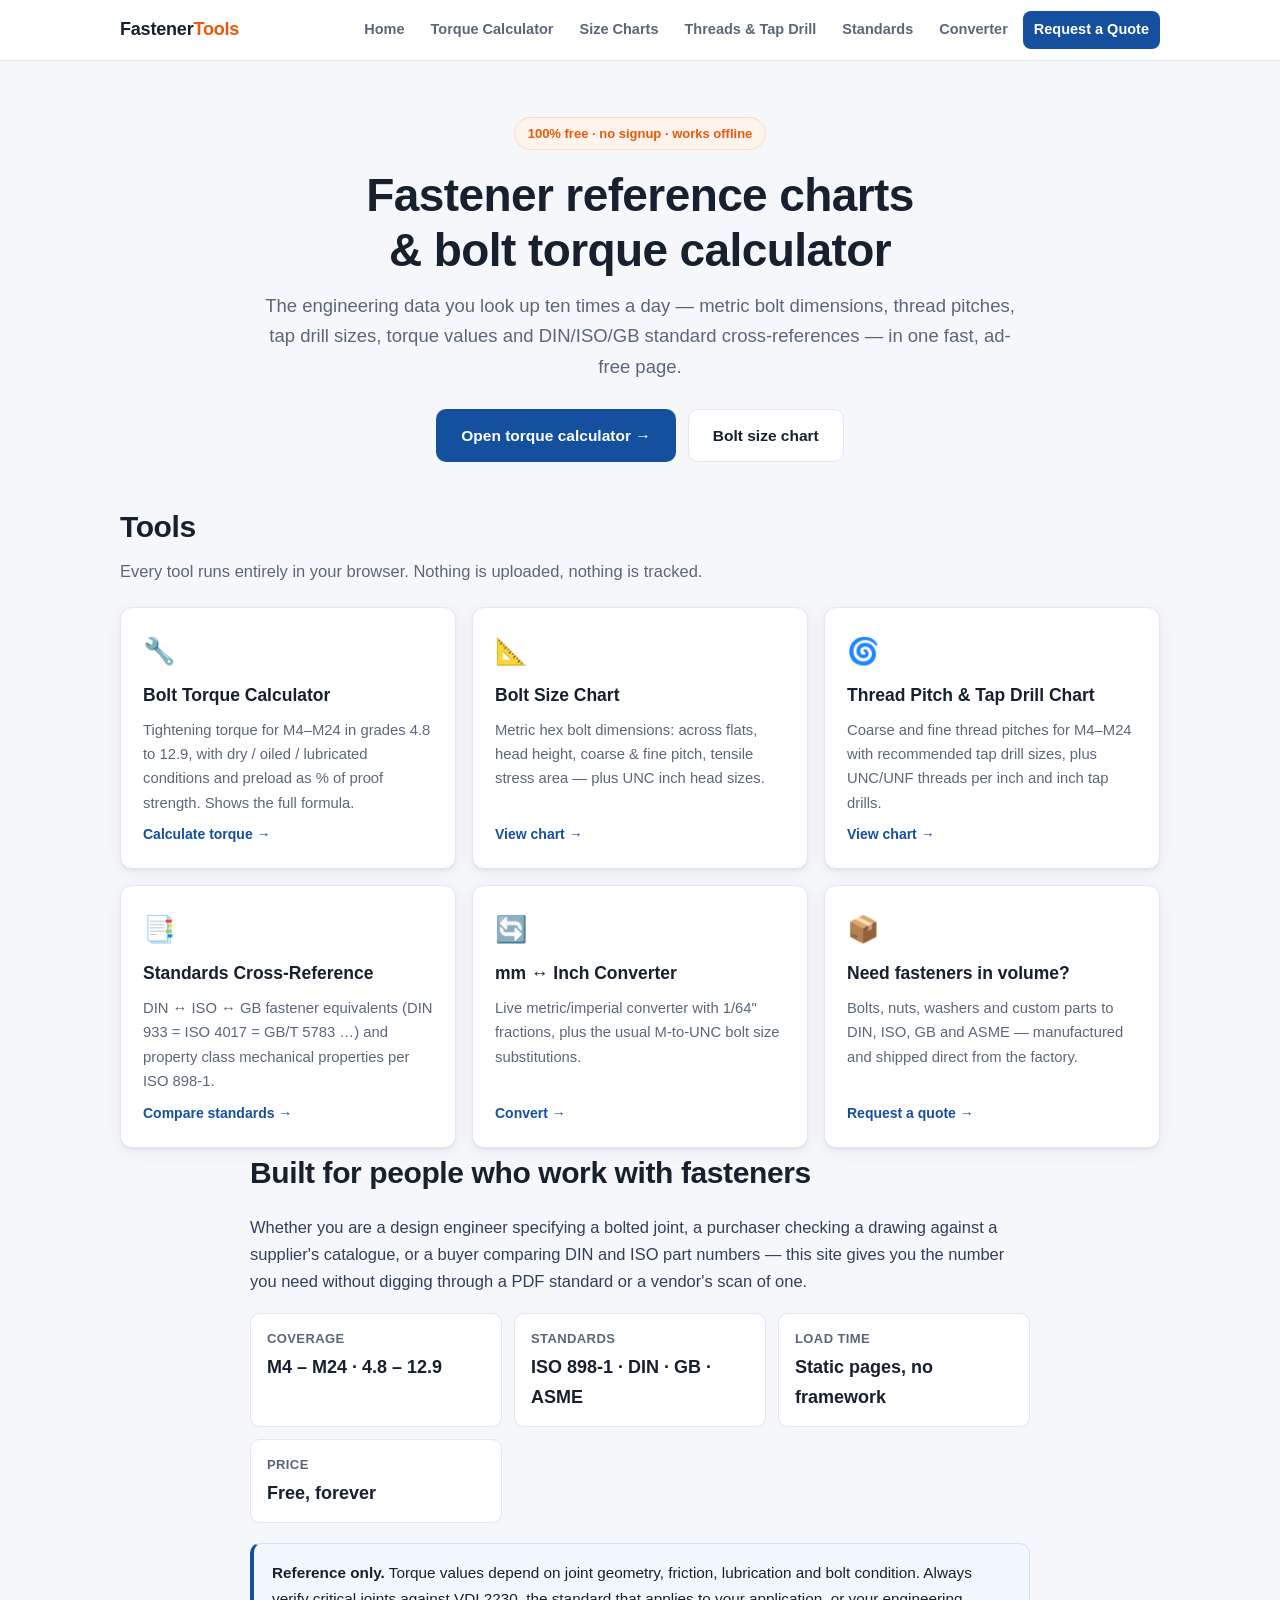
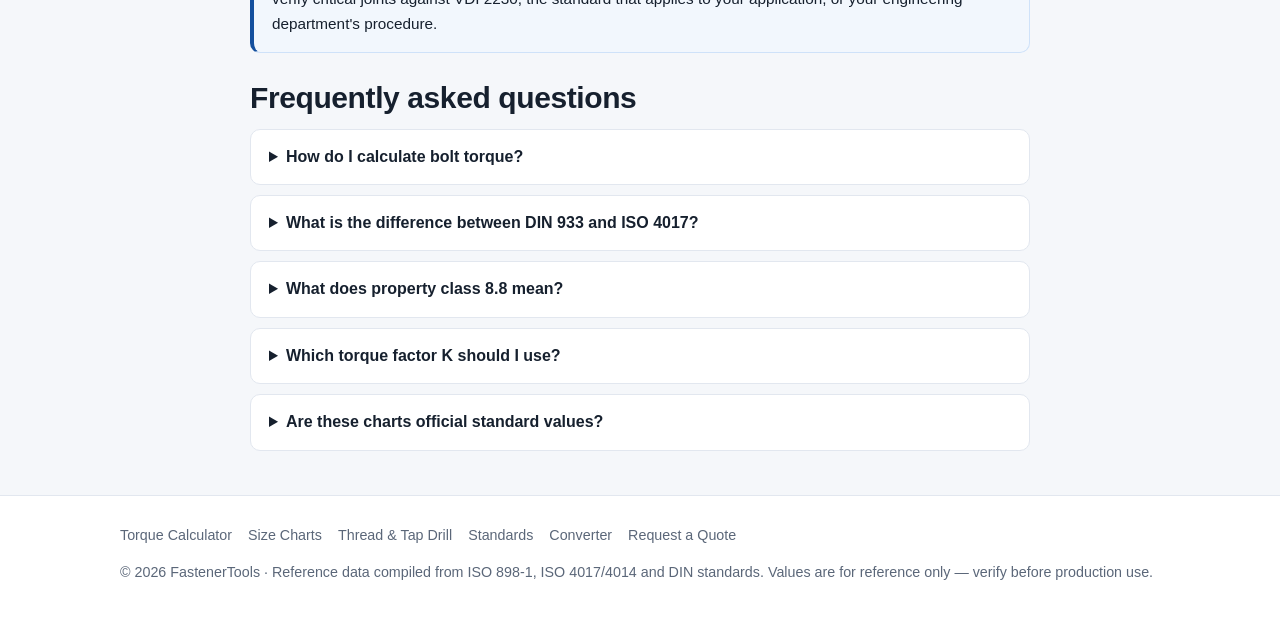
<file: index.html>
<!DOCTYPE html>
<html lang="en">
<head>
<meta charset="utf-8">
<meta name="viewport" content="width=device-width, initial-scale=1">
<title>Fastener Reference Charts &amp; Bolt Torque Calculator (Free)</title>
<meta name="description" content="Free fastener reference tools: bolt torque calculator, metric hex bolt size chart, thread pitch &amp; tap drill tables, DIN/ISO/GB standards cross-reference and unit converter.">
<meta name="keywords" content="bolt torque calculator, bolt size chart, thread pitch chart, tap drill chart, DIN 933 ISO 4017, fastener reference">
<link rel="stylesheet" href="assets/style.css">
<script type="application/ld+json">
{
  "@context": "https://schema.org",
  "@type": "FAQPage",
  "mainEntity": [
    {
      "@type": "Question",
      "name": "How do I calculate bolt torque?",
      "acceptedAnswer": {"@type": "Answer","text": "Tightening torque T = K × F × d, where K is the torque coefficient (0.20 dry, 0.15 oiled, 0.12 lubricated), F is the target preload force in newtons, and d is the nominal bolt diameter in metres. Preload is commonly set to 75% of the bolt's proof strength times its tensile stress area."}
    },
    {
      "@type": "Question",
      "name": "What is the difference between DIN 933 and ISO 4017?",
      "acceptedAnswer": {"@type": "Answer","text": "They are equivalent standards for fully threaded hex bolts: DIN 933 (German), ISO 4017 (international) and GB/T 5783 (Chinese) all specify the same dimensions and tolerances. Likewise DIN 931 equals ISO 4014 for partially threaded hex bolts."}
    },
    {
      "@type": "Question",
      "name": "What does property class 8.8 mean on a bolt?",
      "acceptedAnswer": {"@type": "Answer","text": "Property class 8.8 means a minimum tensile strength of 800 MPa and a minimum yield strength (Rp0.2) of 640 MPa, defined by ISO 898-1. The first digit is 1/100 of the tensile strength in MPa, the second is 10 times the yield-to-tensile ratio."}
    }
  ]
}
</script>
</head>
<body>
<header class="site">
  <div class="wrap nav">
    <a class="brand" href="index.html">Fastener<span>Tools</span></a>
    <nav>
      <a href="index.html">Home</a>
      <a href="bolt-torque-calculator.html">Torque Calculator</a>
      <a href="bolt-size-chart.html">Size Charts</a>
      <a href="thread-pitch-table.html">Threads &amp; Tap Drill</a>
      <a href="standards-cross-reference.html">Standards</a>
      <a href="unit-converter.html">Converter</a>
      <a class="cta" href="contact.html">Request a Quote</a>
    </nav>
  </div>
</header>

<main>
  <section class="hero wrap">
    <div class="badge">100% free · no signup · works offline</div>
    <h1>Fastener reference charts<br>&amp; bolt torque calculator</h1>
    <p class="sub">The engineering data you look up ten times a day — metric bolt dimensions, thread pitches, tap drill sizes, torque values and DIN/ISO/GB standard cross-references — in one fast, ad-free page.</p>
    <div class="btnrow">
      <a class="btn primary" href="bolt-torque-calculator.html">Open torque calculator →</a>
      <a class="btn ghost" href="bolt-size-chart.html">Bolt size chart</a>
    </div>
  </section>

  <section class="wrap">
    <h2>Tools</h2>
    <p class="lede">Every tool runs entirely in your browser. Nothing is uploaded, nothing is tracked.</p>
    <div class="cards">
      <a class="card" href="bolt-torque-calculator.html">
        <div class="ico">🔧</div>
        <div class="t">Bolt Torque Calculator</div>
        <div class="d">Tightening torque for M4–M24 in grades 4.8 to 12.9, with dry / oiled / lubricated conditions and preload as % of proof strength. Shows the full formula.</div>
        <div class="go">Calculate torque →</div>
      </a>
      <a class="card" href="bolt-size-chart.html">
        <div class="ico">📐</div>
        <div class="t">Bolt Size Chart</div>
        <div class="d">Metric hex bolt dimensions: across flats, head height, coarse &amp; fine pitch, tensile stress area — plus UNC inch head sizes.</div>
        <div class="go">View chart →</div>
      </a>
      <a class="card" href="thread-pitch-table.html">
        <div class="ico">🌀</div>
        <div class="t">Thread Pitch &amp; Tap Drill Chart</div>
        <div class="d">Coarse and fine thread pitches for M4–M24 with recommended tap drill sizes, plus UNC/UNF threads per inch and inch tap drills.</div>
        <div class="go">View chart →</div>
      </a>
      <a class="card" href="standards-cross-reference.html">
        <div class="ico">📑</div>
        <div class="t">Standards Cross-Reference</div>
        <div class="d">DIN ↔ ISO ↔ GB fastener equivalents (DIN 933 = ISO 4017 = GB/T 5783 …) and property class mechanical properties per ISO 898-1.</div>
        <div class="go">Compare standards →</div>
      </a>
      <a class="card" href="unit-converter.html">
        <div class="ico">🔄</div>
        <div class="t">mm ↔ Inch Converter</div>
        <div class="d">Live metric/imperial converter with 1/64" fractions, plus the usual M-to-UNC bolt size substitutions.</div>
        <div class="go">Convert →</div>
      </a>
      <a class="card" href="contact.html">
        <div class="ico">📦</div>
        <div class="t">Need fasteners in volume?</div>
        <div class="d">Bolts, nuts, washers and custom parts to DIN, ISO, GB and ASME — manufactured and shipped direct from the factory.</div>
        <div class="go">Request a quote →</div>
      </a>
    </div>
  </section>

  <section class="wrap prose">
    <h2>Built for people who work with fasteners</h2>
    <p>Whether you are a design engineer specifying a bolted joint, a purchaser checking a drawing against a supplier's catalogue, or a buyer comparing DIN and ISO part numbers — this site gives you the number you need without digging through a PDF standard or a vendor's scan of one.</p>
    <div class="kv">
      <div class="item"><div class="k">Coverage</div><div class="v">M4 – M24 · 4.8 – 12.9</div></div>
      <div class="item"><div class="k">Standards</div><div class="v">ISO 898-1 · DIN · GB · ASME</div></div>
      <div class="item"><div class="k">Load time</div><div class="v">Static pages, no framework</div></div>
      <div class="item"><div class="k">Price</div><div class="v">Free, forever</div></div>
    </div>

    <div class="callout blue">
      <b>Reference only.</b> Torque values depend on joint geometry, friction, lubrication and bolt condition. Always verify critical joints against VDI 2230, the standard that applies to your application, or your engineering department's procedure.
    </div>

    <h2>Frequently asked questions</h2>
    <details class="faq">
      <summary>How do I calculate bolt torque?</summary>
      <p>T = K × F × d. K is the torque coefficient (0.20 dry, 0.15 lightly oiled, 0.12 with moly/anti-seize), F the target preload force in newtons, d the nominal diameter in metres. Preload is commonly 75% of proof strength × tensile stress area for reusable joints. Our <a href="bolt-torque-calculator.html">calculator</a> does this for you.</p>
    </details>
    <details class="faq">
      <summary>What is the difference between DIN 933 and ISO 4017?</summary>
      <p>None in dimensions — they are national/international versions of the same fully threaded hex bolt. DIN 933 = ISO 4017 = GB/T 5783. For partially threaded bolts: DIN 931 = ISO 4014 = GB/T 5782. See the full <a href="standards-cross-reference.html">cross-reference</a>.</p>
    </details>
    <details class="faq">
      <summary>What does property class 8.8 mean?</summary>
      <p>Minimum tensile strength 800 MPa, minimum yield strength (Rp0.2) 640 MPa per ISO 898-1. First digit = 1/100 of tensile strength; second digit = 10 × (yield ÷ tensile). So 10.9 = 1000 MPa tensile, 90% ratio (900 MPa yield).</p>
    </details>
    <details class="faq">
      <summary>Which torque factor K should I use?</summary>
      <p>Plain as-received steel bolts: 0.20. Lightly oiled: 0.15. Coated with molybdenum disulphide or anti-seize: 0.12. Galvanized and other plated fasteners fall between — when in doubt, measure with a torque wrench on a test joint.</p>
    </details>
    <details class="faq">
      <summary>Are these charts official standard values?</summary>
      <p>They are compiled from published ISO/DIN data (ISO 898-1, ISO 4017/4014, ISO 6892) for reference. For contractual or certification purposes, purchase the official standard text.</p>
    </details>
  </section>
</main>

<footer class="site">
  <div class="wrap">
    <div class="fnav">
      <a href="bolt-torque-calculator.html">Torque Calculator</a>
      <a href="bolt-size-chart.html">Size Charts</a>
      <a href="thread-pitch-table.html">Thread &amp; Tap Drill</a>
      <a href="standards-cross-reference.html">Standards</a>
      <a href="unit-converter.html">Converter</a>
      <a href="contact.html">Request a Quote</a>
    </div>
    <p>© <span data-year>2026</span> FastenerTools · Reference data compiled from ISO 898-1, ISO 4017/4014 and DIN standards. Values are for reference only — verify before production use.</p>
  </div>
</footer>
<script src="assets/main.js"></script>
</body>
</html>
</file>
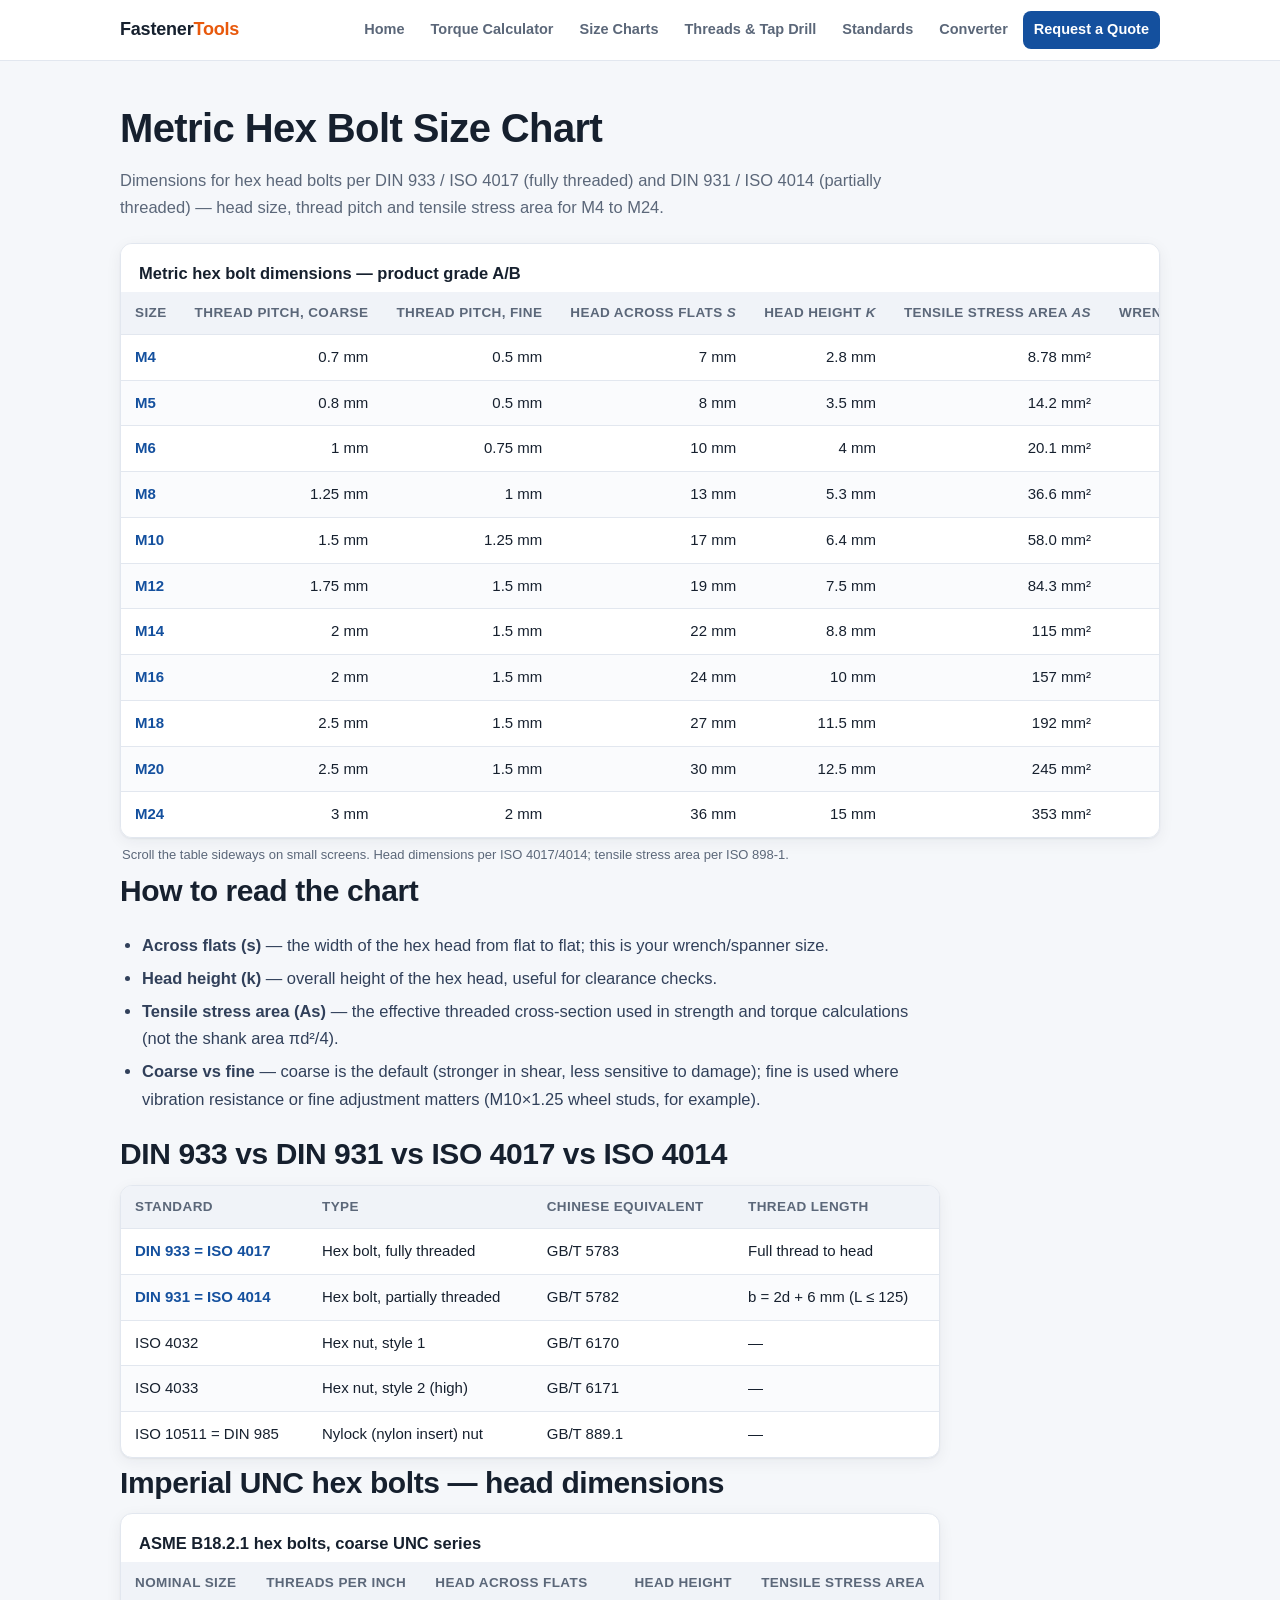
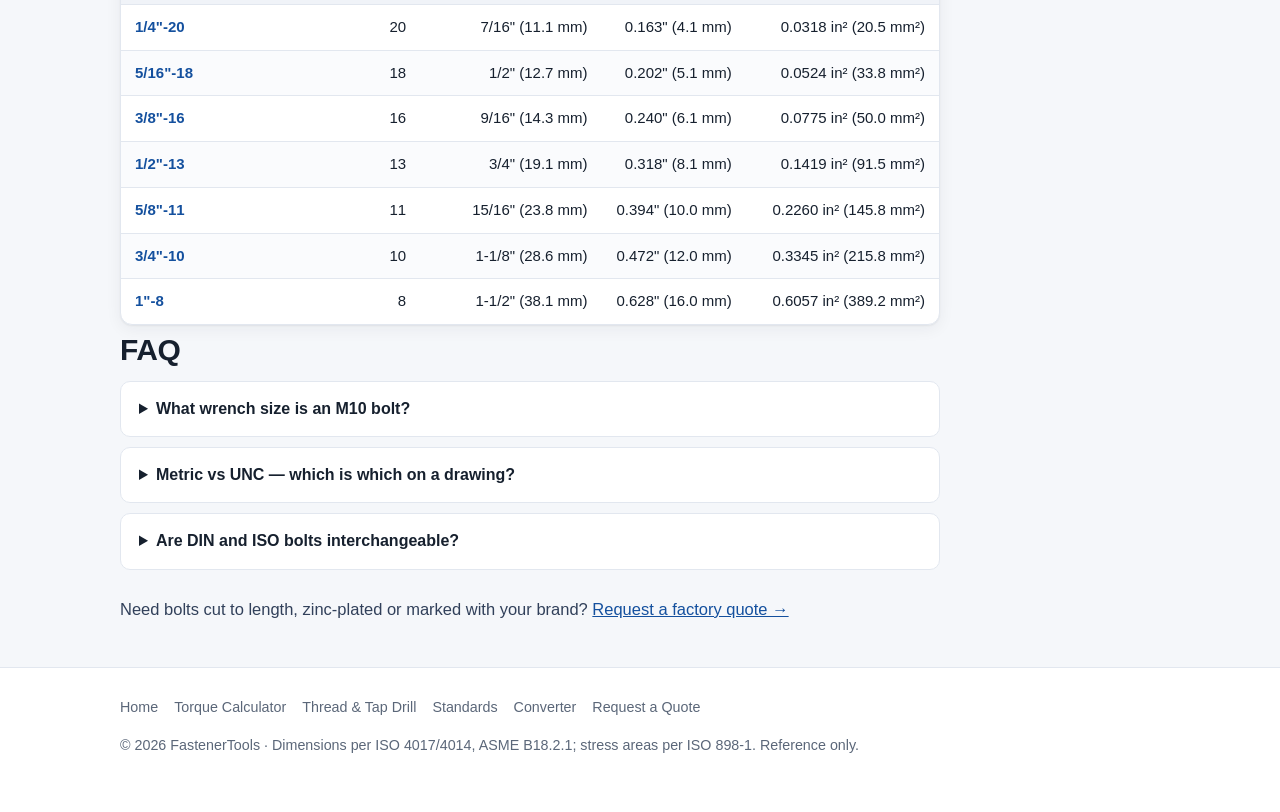
<file: bolt-size-chart.html>
<!DOCTYPE html>
<html lang="en">
<head>
<meta charset="utf-8">
<meta name="viewport" content="width=device-width, initial-scale=1">
<title>Metric Hex Bolt Size Chart — Dimensions M4 to M24 (DIN 933 / ISO 4017)</title>
<meta name="description" content="Metric hex bolt dimension chart: head width across flats, head height, coarse and fine thread pitch and tensile stress area for sizes M4–M24, plus UNC inch hex head sizes.">
<link rel="stylesheet" href="assets/style.css">
</head>
<body>
<header class="site">
  <div class="wrap nav">
    <a class="brand" href="index.html">Fastener<span>Tools</span></a>
    <nav>
      <a href="index.html">Home</a>
      <a href="bolt-torque-calculator.html">Torque Calculator</a>
      <a href="bolt-size-chart.html">Size Charts</a>
      <a href="thread-pitch-table.html">Threads &amp; Tap Drill</a>
      <a href="standards-cross-reference.html">Standards</a>
      <a href="unit-converter.html">Converter</a>
      <a class="cta" href="contact.html">Request a Quote</a>
    </nav>
  </div>
</header>

<main>
  <section class="wrap">
    <h1 style="margin:34px 0 6px;font-size:clamp(28px,4vw,40px);letter-spacing:-.6px">Metric Hex Bolt Size Chart</h1>
    <p class="lede">Dimensions for hex head bolts per DIN 933 / ISO 4017 (fully threaded) and DIN 931 / ISO 4014 (partially threaded) — head size, thread pitch and tensile stress area for M4 to M24.</p>

    <div class="table-wrap">
      <table>
        <caption>Metric hex bolt dimensions — product grade A/B</caption>
        <thead>
          <tr>
            <th>Size</th>
            <th class="num">Thread pitch, coarse</th>
            <th class="num">Thread pitch, fine</th>
            <th class="num">Head across flats <i>s</i></th>
            <th class="num">Head height <i>k</i></th>
            <th class="num">Tensile stress area <i>As</i></th>
            <th class="num">Wrench size</th>
          </tr>
        </thead>
        <tbody>
          <tr><td class="hl">M4</td><td class="num">0.7 mm</td><td class="num">0.5 mm</td><td class="num">7 mm</td><td class="num">2.8 mm</td><td class="num">8.78 mm²</td><td class="num">7 mm</td></tr>
          <tr><td class="hl">M5</td><td class="num">0.8 mm</td><td class="num">0.5 mm</td><td class="num">8 mm</td><td class="num">3.5 mm</td><td class="num">14.2 mm²</td><td class="num">8 mm</td></tr>
          <tr><td class="hl">M6</td><td class="num">1 mm</td><td class="num">0.75 mm</td><td class="num">10 mm</td><td class="num">4 mm</td><td class="num">20.1 mm²</td><td class="num">10 mm</td></tr>
          <tr><td class="hl">M8</td><td class="num">1.25 mm</td><td class="num">1 mm</td><td class="num">13 mm</td><td class="num">5.3 mm</td><td class="num">36.6 mm²</td><td class="num">13 mm</td></tr>
          <tr><td class="hl">M10</td><td class="num">1.5 mm</td><td class="num">1.25 mm</td><td class="num">17 mm</td><td class="num">6.4 mm</td><td class="num">58.0 mm²</td><td class="num">17 mm</td></tr>
          <tr><td class="hl">M12</td><td class="num">1.75 mm</td><td class="num">1.5 mm</td><td class="num">19 mm</td><td class="num">7.5 mm</td><td class="num">84.3 mm²</td><td class="num">19 mm</td></tr>
          <tr><td class="hl">M14</td><td class="num">2 mm</td><td class="num">1.5 mm</td><td class="num">22 mm</td><td class="num">8.8 mm</td><td class="num">115 mm²</td><td class="num">22 mm</td></tr>
          <tr><td class="hl">M16</td><td class="num">2 mm</td><td class="num">1.5 mm</td><td class="num">24 mm</td><td class="num">10 mm</td><td class="num">157 mm²</td><td class="num">24 mm</td></tr>
          <tr><td class="hl">M18</td><td class="num">2.5 mm</td><td class="num">1.5 mm</td><td class="num">27 mm</td><td class="num">11.5 mm</td><td class="num">192 mm²</td><td class="num">27 mm</td></tr>
          <tr><td class="hl">M20</td><td class="num">2.5 mm</td><td class="num">1.5 mm</td><td class="num">30 mm</td><td class="num">12.5 mm</td><td class="num">245 mm²</td><td class="num">30 mm</td></tr>
          <tr><td class="hl">M24</td><td class="num">3 mm</td><td class="num">2 mm</td><td class="num">36 mm</td><td class="num">15 mm</td><td class="num">353 mm²</td><td class="num">36 mm</td></tr>
        </tbody>
      </table>
    </div>
    <p class="scroll-hint">Scroll the table sideways on small screens. Head dimensions per ISO 4017/4014; tensile stress area per ISO 898-1.</p>

    <div class="prose">
      <h2>How to read the chart</h2>
      <ul>
        <li><b>Across flats (s)</b> — the width of the hex head from flat to flat; this is your wrench/spanner size.</li>
        <li><b>Head height (k)</b> — overall height of the hex head, useful for clearance checks.</li>
        <li><b>Tensile stress area (As)</b> — the effective threaded cross-section used in strength and torque calculations (not the shank area πd²/4).</li>
        <li><b>Coarse vs fine</b> — coarse is the default (stronger in shear, less sensitive to damage); fine is used where vibration resistance or fine adjustment matters (M10×1.25 wheel studs, for example).</li>
      </ul>

      <h2>DIN 933 vs DIN 931 vs ISO 4017 vs ISO 4014</h2>
      <div class="table-wrap">
        <table>
          <thead><tr><th>Standard</th><th>Type</th><th>Chinese equivalent</th><th>Thread length</th></tr></thead>
          <tbody>
            <tr><td class="hl">DIN 933 = ISO 4017</td><td>Hex bolt, fully threaded</td><td>GB/T 5783</td><td>Full thread to head</td></tr>
            <tr><td class="hl">DIN 931 = ISO 4014</td><td>Hex bolt, partially threaded</td><td>GB/T 5782</td><td>b = 2d + 6 mm (L ≤ 125)</td></tr>
            <tr><td>ISO 4032</td><td>Hex nut, style 1</td><td>GB/T 6170</td><td>—</td></tr>
            <tr><td>ISO 4033</td><td>Hex nut, style 2 (high)</td><td>GB/T 6171</td><td>—</td></tr>
            <tr><td>ISO 10511 = DIN 985</td><td>Nylock (nylon insert) nut</td><td>GB/T 889.1</td><td>—</td></tr>
          </tbody>
        </table>
      </div>

      <h2>Imperial UNC hex bolts — head dimensions</h2>
      <div class="table-wrap">
        <table>
          <caption>ASME B18.2.1 hex bolts, coarse UNC series</caption>
          <thead>
            <tr><th>Nominal size</th><th class="num">Threads per inch</th><th class="num">Head across flats</th><th class="num">Head height</th><th class="num">Tensile stress area</th></tr>
          </thead>
          <tbody>
            <tr><td class="hl">1/4"-20</td><td class="num">20</td><td class="num">7/16" (11.1 mm)</td><td class="num">0.163" (4.1 mm)</td><td class="num">0.0318 in² (20.5 mm²)</td></tr>
            <tr><td class="hl">5/16"-18</td><td class="num">18</td><td class="num">1/2" (12.7 mm)</td><td class="num">0.202" (5.1 mm)</td><td class="num">0.0524 in² (33.8 mm²)</td></tr>
            <tr><td class="hl">3/8"-16</td><td class="num">16</td><td class="num">9/16" (14.3 mm)</td><td class="num">0.240" (6.1 mm)</td><td class="num">0.0775 in² (50.0 mm²)</td></tr>
            <tr><td class="hl">1/2"-13</td><td class="num">13</td><td class="num">3/4" (19.1 mm)</td><td class="num">0.318" (8.1 mm)</td><td class="num">0.1419 in² (91.5 mm²)</td></tr>
            <tr><td class="hl">5/8"-11</td><td class="num">11</td><td class="num">15/16" (23.8 mm)</td><td class="num">0.394" (10.0 mm)</td><td class="num">0.2260 in² (145.8 mm²)</td></tr>
            <tr><td class="hl">3/4"-10</td><td class="num">10</td><td class="num">1-1/8" (28.6 mm)</td><td class="num">0.472" (12.0 mm)</td><td class="num">0.3345 in² (215.8 mm²)</td></tr>
            <tr><td class="hl">1"-8</td><td class="num">8</td><td class="num">1-1/2" (38.1 mm)</td><td class="num">0.628" (16.0 mm)</td><td class="num">0.6057 in² (389.2 mm²)</td></tr>
          </tbody>
        </table>
      </div>

      <h2>FAQ</h2>
      <details class="faq">
        <summary>What wrench size is an M10 bolt?</summary>
        <p>17 mm across flats for standard hex heads — this is the "M10" row in the chart. Some high-strength or flange-head fasteners use 15 mm or 16 mm heads; always measure the head if the marking is unreadable.</p>
      </details>
      <details class="faq">
        <summary>Metric vs UNC — which is which on a drawing?</summary>
        <p>Thread callouts tell you: "M10×1.5" is metric (10 mm major diameter, 1.5 mm pitch). "1/2-13 UNC" is imperial (1/2" major diameter, 13 threads per inch). See the <a href="unit-converter.html">converter</a> for common substitutions when the exact size isn't available.</p>
      </details>
      <details class="faq">
        <summary>Are DIN and ISO bolts interchangeable?</summary>
        <p>Dimensionally yes for the same size and grade — DIN 933 and ISO 4017 define the same part. Confirm grade markings (8.8, 10.9 …) match the specification on your drawing, since strength class matters more than the standard's name.</p>
      </details>

      <p style="margin-top:26px">Need bolts cut to length, zinc-plated or marked with your brand? <a href="contact.html">Request a factory quote →</a></p>
    </div>
  </section>
</main>

<footer class="site">
  <div class="wrap">
    <div class="fnav">
      <a href="index.html">Home</a>
      <a href="bolt-torque-calculator.html">Torque Calculator</a>
      <a href="thread-pitch-table.html">Thread &amp; Tap Drill</a>
      <a href="standards-cross-reference.html">Standards</a>
      <a href="unit-converter.html">Converter</a>
      <a href="contact.html">Request a Quote</a>
    </div>
    <p>© <span data-year>2026</span> FastenerTools · Dimensions per ISO 4017/4014, ASME B18.2.1; stress areas per ISO 898-1. Reference only.</p>
  </div>
</footer>
<script src="assets/main.js"></script>
</body>
</html>
</file>
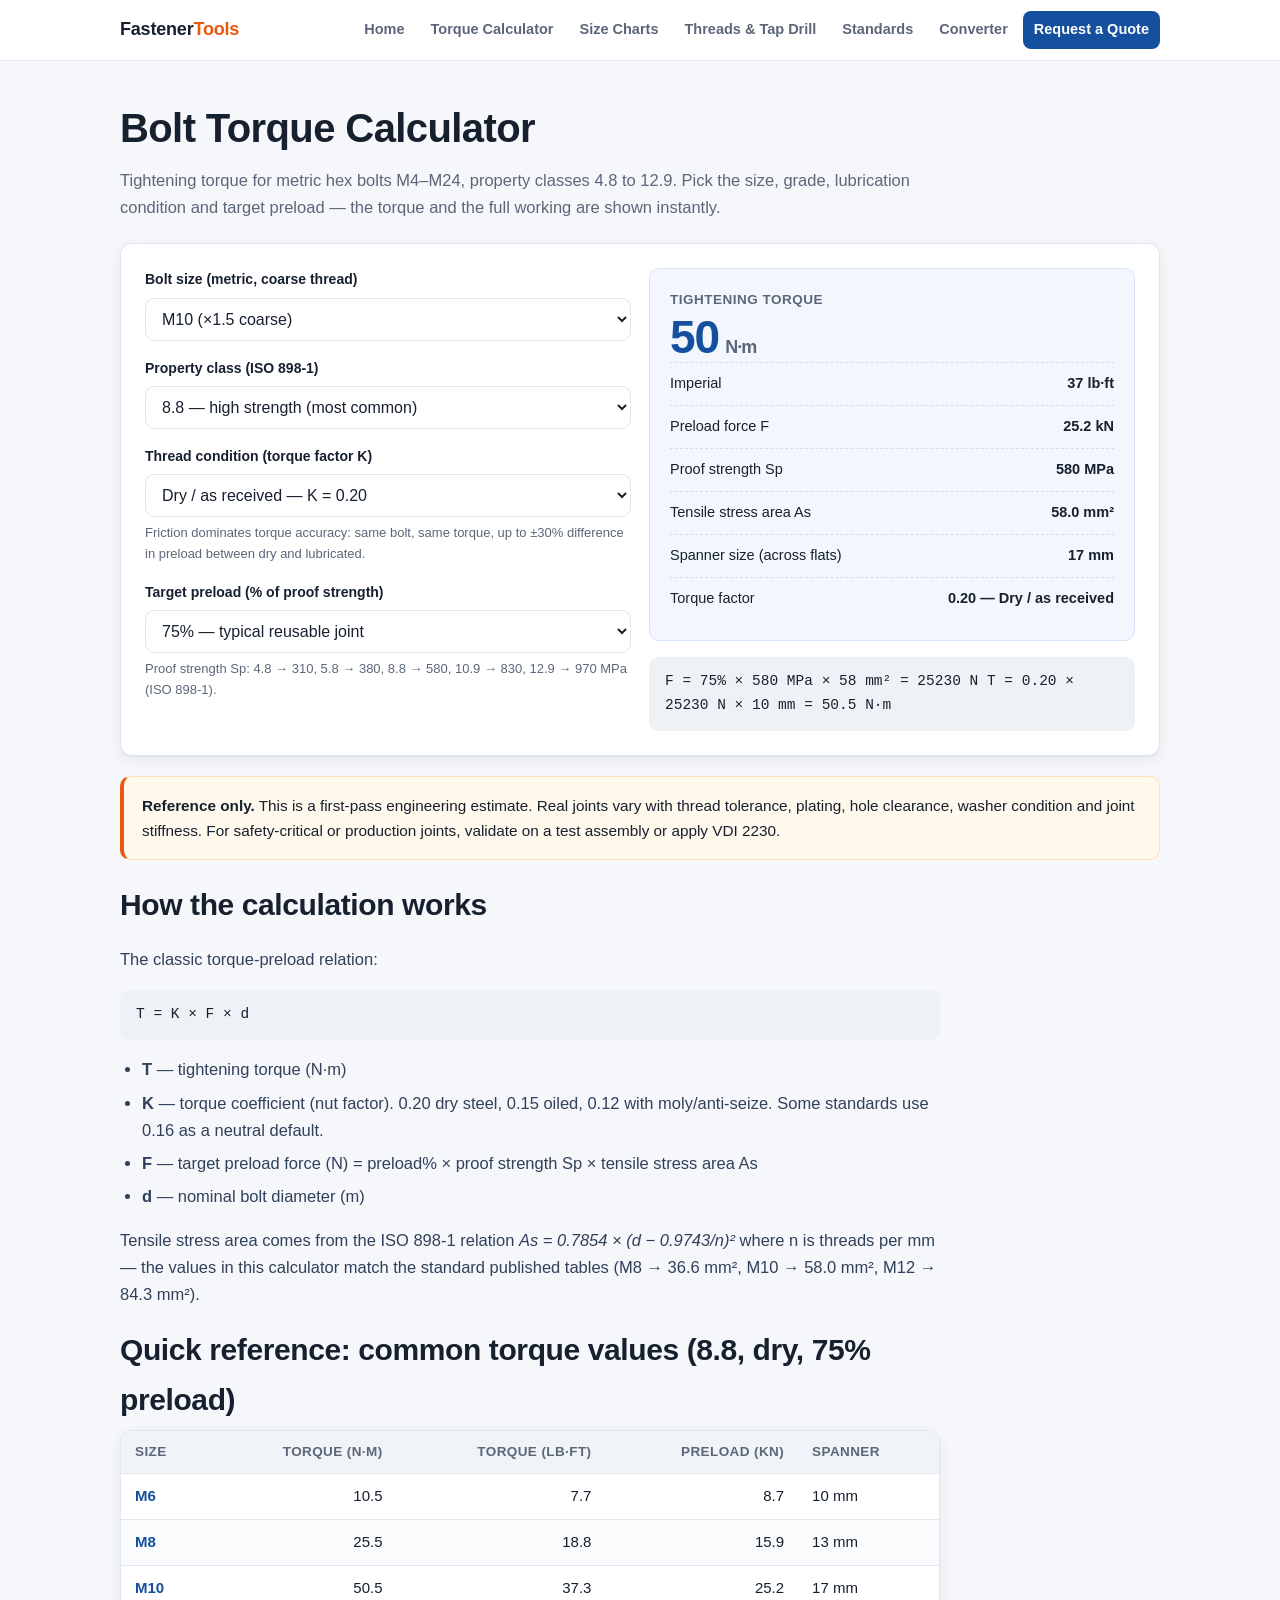
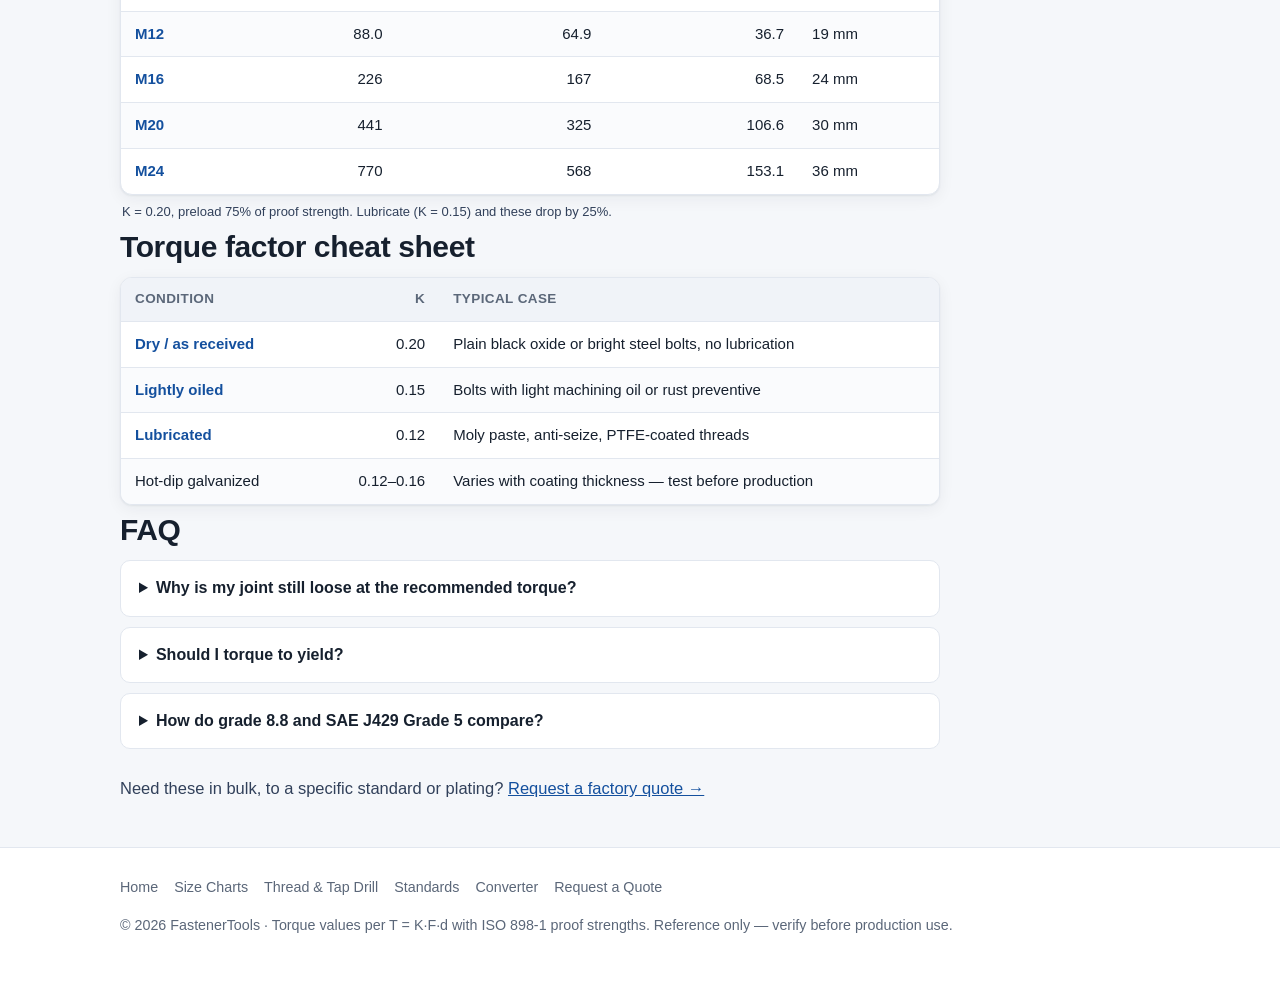
<file: bolt-torque-calculator.html>
<!DOCTYPE html>
<html lang="en">
<head>
<meta charset="utf-8">
<meta name="viewport" content="width=device-width, initial-scale=1">
<title>Bolt Torque Calculator — M4 to M24, Grades 4.8–12.9</title>
<meta name="description" content="Free online bolt torque calculator: tightening torque in N·m and lb·ft for metric bolts M4–M24 in property classes 4.8, 5.8, 8.8, 10.9 and 12.9, with dry/oiled/lubricated torque factors.">
<link rel="stylesheet" href="assets/style.css">
<script type="application/ld+json">
{
  "@context":"https://schema.org",
  "@type":"WebApplication",
  "name":"Bolt Torque Calculator",
  "url":"bolt-torque-calculator.html",
  "applicationCategory":"UtilitiesApplication",
  "operatingSystem":"Any",
  "browserRequirements":"Requires JavaScript",
  "offers":{"@type":"Offer","price":"0","priceCurrency":"USD"},
  "description":"Calculate metric bolt tightening torque T = K × F × d for M4–M24 bolts in grades 4.8 to 12.9."
}
</script>
</head>
<body>
<header class="site">
  <div class="wrap nav">
    <a class="brand" href="index.html">Fastener<span>Tools</span></a>
    <nav>
      <a href="index.html">Home</a>
      <a href="bolt-torque-calculator.html">Torque Calculator</a>
      <a href="bolt-size-chart.html">Size Charts</a>
      <a href="thread-pitch-table.html">Threads &amp; Tap Drill</a>
      <a href="standards-cross-reference.html">Standards</a>
      <a href="unit-converter.html">Converter</a>
      <a class="cta" href="contact.html">Request a Quote</a>
    </nav>
  </div>
</header>

<main>
  <section class="wrap">
    <h1 style="margin:34px 0 6px;font-size:clamp(28px,4vw,40px);letter-spacing:-.6px">Bolt Torque Calculator</h1>
    <p class="lede">Tightening torque for metric hex bolts M4–M24, property classes 4.8 to 12.9. Pick the size, grade, lubrication condition and target preload — the torque and the full working are shown instantly.</p>

    <div class="calc">
      <div>
        <div class="field">
          <label for="diameter">Bolt size (metric, coarse thread)</label>
          <select id="diameter"></select>
        </div>
        <div class="field">
          <label for="grade">Property class (ISO 898-1)</label>
          <select id="grade">
            <option value="4.8">4.8 — general purpose</option>
            <option value="5.8">5.8 — general purpose</option>
            <option value="8.8" selected>8.8 — high strength (most common)</option>
            <option value="10.9">10.9 — high strength, quenched &amp; tempered</option>
            <option value="12.9">12.9 — highest common class</option>
          </select>
        </div>
        <div class="field">
          <label for="kfactor">Thread condition (torque factor K)</label>
          <select id="kfactor">
            <option value="dry" selected>Dry / as received — K = 0.20</option>
            <option value="oiled">Lightly oiled — K = 0.15</option>
            <option value="lubed">Lubricated (moly / anti-seize) — K = 0.12</option>
          </select>
          <div class="hint">Friction dominates torque accuracy: same bolt, same torque, up to ±30% difference in preload between dry and lubricated.</div>
        </div>
        <div class="field">
          <label for="preload">Target preload (% of proof strength)</label>
          <select id="preload">
            <option value="70">70% — light, reusable joint</option>
            <option value="75" selected>75% — typical reusable joint</option>
            <option value="90">90% — permanent / critical joint</option>
          </select>
          <div class="hint">Proof strength Sp: 4.8 → 310, 5.8 → 380, 8.8 → 580, 10.9 → 830, 12.9 → 970 MPa (ISO 898-1).</div>
        </div>
      </div>

      <div>
        <div class="result">
          <div style="font-size:13.5px;font-weight:700;text-transform:uppercase;letter-spacing:.5px;color:var(--muted)">Tightening torque</div>
          <div class="big"><span id="outTorque">—</span><span class="unit" id="outTorqueUnit">N·m</span></div>
          <div class="row"><span>Imperial</span><b id="outFtLb">—</b></div>
          <div class="row"><span>Preload force F</span><b id="outForce">—</b></div>
          <div class="row"><span>Proof strength Sp</span><b id="outProof">—</b></div>
          <div class="row"><span>Tensile stress area As</span><b id="outAs">—</b></div>
          <div class="row"><span>Spanner size (across flats)</span><b id="outSpanner">—</b></div>
          <div class="row"><span>Torque factor</span><b id="outK">—</b></div>
        </div>
        <div class="formula" id="outFormula">—</div>
      </div>
    </div>

    <div class="callout">
      <b>Reference only.</b> This is a first-pass engineering estimate. Real joints vary with thread tolerance, plating, hole clearance, washer condition and joint stiffness. For safety-critical or production joints, validate on a test assembly or apply VDI 2230.
    </div>

    <div class="prose">
      <h2>How the calculation works</h2>
      <p>The classic torque-preload relation:</p>
      <div class="formula">T = K × F × d</div>
      <ul>
        <li><b>T</b> — tightening torque (N·m)</li>
        <li><b>K</b> — torque coefficient (nut factor). 0.20 dry steel, 0.15 oiled, 0.12 with moly/anti-seize. Some standards use 0.16 as a neutral default.</li>
        <li><b>F</b> — target preload force (N) = preload% × proof strength Sp × tensile stress area As</li>
        <li><b>d</b> — nominal bolt diameter (m)</li>
      </ul>
      <p>Tensile stress area comes from the ISO 898-1 relation <i>As = 0.7854 × (d − 0.9743/n)²</i> where n is threads per mm — the values in this calculator match the standard published tables (M8 → 36.6 mm², M10 → 58.0 mm², M12 → 84.3 mm²).</p>

      <h2>Quick reference: common torque values (8.8, dry, 75% preload)</h2>
      <div class="table-wrap">
        <table>
          <thead><tr><th>Size</th><th class="num">Torque (N·m)</th><th class="num">Torque (lb·ft)</th><th class="num">Preload (kN)</th><th>Spanner</th></tr></thead>
          <tbody>
            <tr><td class="hl">M6</td><td class="num">10.5</td><td class="num">7.7</td><td class="num">8.7</td><td>10 mm</td></tr>
            <tr><td class="hl">M8</td><td class="num">25.5</td><td class="num">18.8</td><td class="num">15.9</td><td>13 mm</td></tr>
            <tr><td class="hl">M10</td><td class="num">50.5</td><td class="num">37.3</td><td class="num">25.2</td><td>17 mm</td></tr>
            <tr><td class="hl">M12</td><td class="num">88.0</td><td class="num">64.9</td><td class="num">36.7</td><td>19 mm</td></tr>
            <tr><td class="hl">M16</td><td class="num">226</td><td class="num">167</td><td class="num">68.5</td><td>24 mm</td></tr>
            <tr><td class="hl">M20</td><td class="num">441</td><td class="num">325</td><td class="num">106.6</td><td>30 mm</td></tr>
            <tr><td class="hl">M24</td><td class="num">770</td><td class="num">568</td><td class="num">153.1</td><td>36 mm</td></tr>
          </tbody>
        </table>
      </div>
      <p class="scroll-hint">K = 0.20, preload 75% of proof strength. Lubricate (K = 0.15) and these drop by 25%.</p>

      <h2>Torque factor cheat sheet</h2>
      <div class="table-wrap">
        <table>
          <thead><tr><th>Condition</th><th class="num">K</th><th>Typical case</th></tr></thead>
          <tbody>
            <tr><td class="hl">Dry / as received</td><td class="num">0.20</td><td>Plain black oxide or bright steel bolts, no lubrication</td></tr>
            <tr><td class="hl">Lightly oiled</td><td class="num">0.15</td><td>Bolts with light machining oil or rust preventive</td></tr>
            <tr><td class="hl">Lubricated</td><td class="num">0.12</td><td>Moly paste, anti-seize, PTFE-coated threads</td></tr>
            <tr><td>Hot-dip galvanized</td><td class="num">0.12–0.16</td><td>Varies with coating thickness — test before production</td></tr>
          </tbody>
        </table>
      </div>

      <h2>FAQ</h2>
      <details class="faq">
        <summary>Why is my joint still loose at the recommended torque?</summary>
        <p>Usually friction is higher than assumed (dry threads, rust, plating), the nut is turning on the flange rather than the threads, or the joint relaxed after first loading. Re-torque after the first thermal/mechanical cycle, or measure actual preload with a load-cell bolt or strain gauge.</p>
      </details>
      <details class="faq">
        <summary>Should I torque to yield?</summary>
        <p>No — for 90%+ preload you are close to the proof load; beyond ~95% you risk permanently stretching the bolt (turn-of-nut / yield-controlled tightening is a specialized procedure). For most reusable machinery joints, 65–75% of proof strength is the sweet spot.</p>
      </details>
      <details class="faq">
        <summary>How do grade 8.8 and SAE J429 Grade 5 compare?</summary>
        <p>Roughly equivalent: 8.8 (800 MPa tensile) ≈ Grade 5 (830 MPa). Metric 10.9 ≈ Grade 8 (1040 MPa). Don't mix imperial and metric markings on one joint — see the <a href="standards-cross-reference.html">standards cross-reference</a>.</p>
      </details>

      <p style="margin-top:26px">Need these in bulk, to a specific standard or plating? <a href="contact.html">Request a factory quote →</a></p>
    </div>
  </section>
</main>

<footer class="site">
  <div class="wrap">
    <div class="fnav">
      <a href="index.html">Home</a>
      <a href="bolt-size-chart.html">Size Charts</a>
      <a href="thread-pitch-table.html">Thread &amp; Tap Drill</a>
      <a href="standards-cross-reference.html">Standards</a>
      <a href="unit-converter.html">Converter</a>
      <a href="contact.html">Request a Quote</a>
    </div>
    <p>© <span data-year>2026</span> FastenerTools · Torque values per T = K·F·d with ISO 898-1 proof strengths. Reference only — verify before production use.</p>
  </div>
</footer>
<script src="assets/main.js"></script>
</body>
</html>
</file>
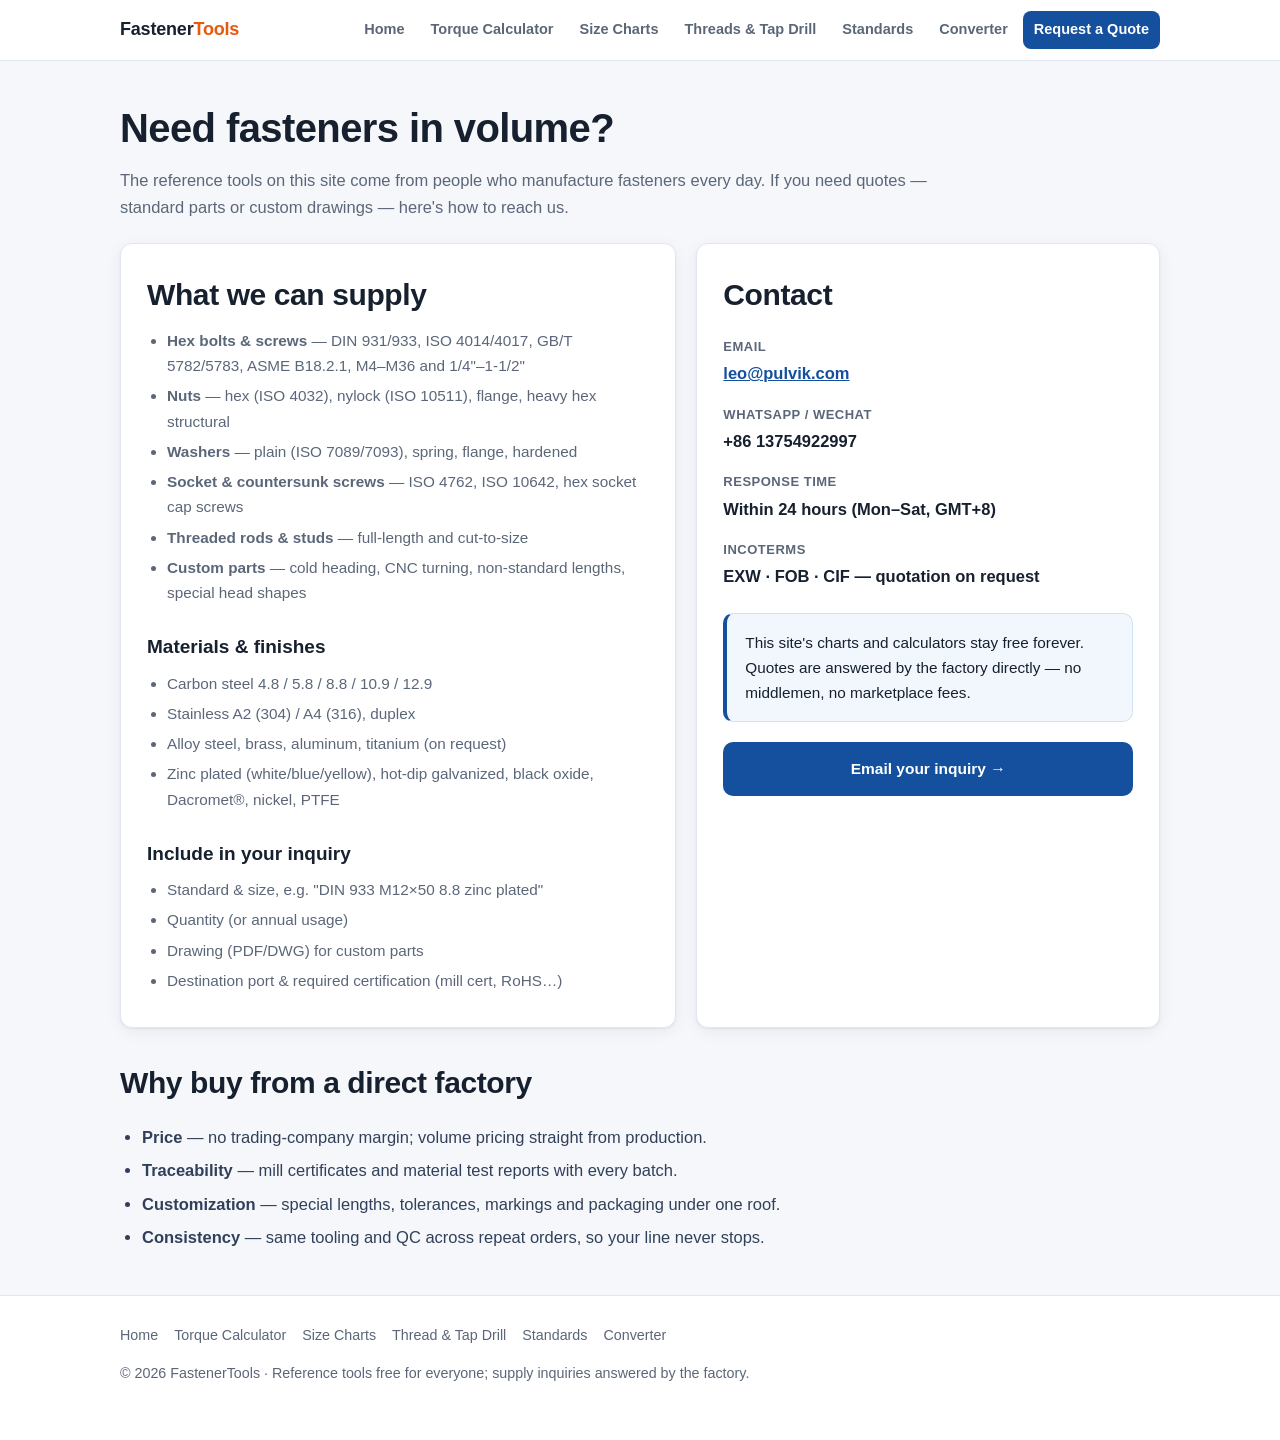
<file: contact.html>
<!DOCTYPE html>
<html lang="en">
<head>
<meta charset="utf-8">
<meta name="viewport" content="width=device-width, initial-scale=1">
<title>Request a Quote — Bolts, Nuts &amp; Custom Fasteners</title>
<meta name="description" content="Request a factory quote for metric and imperial fasteners: hex bolts, nuts, washers, socket screws and custom parts to DIN, ISO, GB and ASME standards.">
<link rel="stylesheet" href="assets/style.css">
</head>
<body>
<header class="site">
  <div class="wrap nav">
    <a class="brand" href="index.html">Fastener<span>Tools</span></a>
    <nav>
      <a href="index.html">Home</a>
      <a href="bolt-torque-calculator.html">Torque Calculator</a>
      <a href="bolt-size-chart.html">Size Charts</a>
      <a href="thread-pitch-table.html">Threads &amp; Tap Drill</a>
      <a href="standards-cross-reference.html">Standards</a>
      <a href="unit-converter.html">Converter</a>
      <a class="cta" href="contact.html">Request a Quote</a>
    </nav>
  </div>
</header>

<main>
  <section class="wrap">
    <h1 style="margin:34px 0 6px;font-size:clamp(28px,4vw,40px);letter-spacing:-.6px">Need fasteners in volume?</h1>
    <p class="lede">The reference tools on this site come from people who manufacture fasteners every day. If you need quotes — standard parts or custom drawings — here's how to reach us.</p>

    <div class="contact-grid">
      <div class="contact-card">
        <h2 style="margin-top:0">What we can supply</h2>
        <ul class="clean">
          <li><b>Hex bolts &amp; screws</b> — DIN 931/933, ISO 4014/4017, GB/T 5782/5783, ASME B18.2.1, M4–M36 and 1/4"–1-1/2"</li>
          <li><b>Nuts</b> — hex (ISO 4032), nylock (ISO 10511), flange, heavy hex structural</li>
          <li><b>Washers</b> — plain (ISO 7089/7093), spring, flange, hardened</li>
          <li><b>Socket &amp; countersunk screws</b> — ISO 4762, ISO 10642, hex socket cap screws</li>
          <li><b>Threaded rods &amp; studs</b> — full-length and cut-to-size</li>
          <li><b>Custom parts</b> — cold heading, CNC turning, non-standard lengths, special head shapes</li>
        </ul>
        <h3>Materials &amp; finishes</h3>
        <ul class="clean">
          <li>Carbon steel 4.8 / 5.8 / 8.8 / 10.9 / 12.9</li>
          <li>Stainless A2 (304) / A4 (316), duplex</li>
          <li>Alloy steel, brass, aluminum, titanium (on request)</li>
          <li>Zinc plated (white/blue/yellow), hot-dip galvanized, black oxide, Dacromet®, nickel, PTFE</li>
        </ul>
        <h3>Include in your inquiry</h3>
        <ul class="clean">
          <li>Standard &amp; size, e.g. "DIN 933 M12×50 8.8 zinc plated"</li>
          <li>Quantity (or annual usage)</li>
          <li>Drawing (PDF/DWG) for custom parts</li>
          <li>Destination port &amp; required certification (mill cert, RoHS…)</li>
        </ul>
      </div>

      <div class="contact-card">
        <h2 style="margin-top:0">Contact</h2>
        <!-- ===== 站长：把下面四项换成你自己的联系方式 ===== -->
        <dl>
          <dt>Email</dt>
          <dd><a href="mailto:leo@pulvik.com">leo@pulvik.com</a></dd>
          <dt>WhatsApp / WeChat</dt>
          <dd>+86 13754922997</dd>
          <dt>Response time</dt>
          <dd>Within 24 hours (Mon–Sat, GMT+8)</dd>
          <dt>Incoterms</dt>
          <dd>EXW · FOB · CIF — quotation on request</dd>
        </dl>
        <div class="callout blue" style="margin-top:22px">
          This site's charts and calculators stay free forever. Quotes are answered by the factory directly — no middlemen, no marketplace fees.
        </div>
        <a class="btn primary" style="display:block;text-align:center;margin-top:14px" href="mailto:leo@pulvik.com?subject=Fastener%20inquiry">Email your inquiry →</a>
      </div>
    </div>

    <div class="prose" style="margin-top:30px">
      <h2>Why buy from a direct factory</h2>
      <ul>
        <li><b>Price</b> — no trading-company margin; volume pricing straight from production.</li>
        <li><b>Traceability</b> — mill certificates and material test reports with every batch.</li>
        <li><b>Customization</b> — special lengths, tolerances, markings and packaging under one roof.</li>
        <li><b>Consistency</b> — same tooling and QC across repeat orders, so your line never stops.</li>
      </ul>
    </div>
  </section>
</main>

<footer class="site">
  <div class="wrap">
    <div class="fnav">
      <a href="index.html">Home</a>
      <a href="bolt-torque-calculator.html">Torque Calculator</a>
      <a href="bolt-size-chart.html">Size Charts</a>
      <a href="thread-pitch-table.html">Thread &amp; Tap Drill</a>
      <a href="standards-cross-reference.html">Standards</a>
      <a href="unit-converter.html">Converter</a>
    </div>
    <p>© <span data-year>2026</span> FastenerTools · Reference tools free for everyone; supply inquiries answered by the factory.</p>
  </div>
</footer>
<script src="assets/main.js"></script>
</body>
</html>
</file>
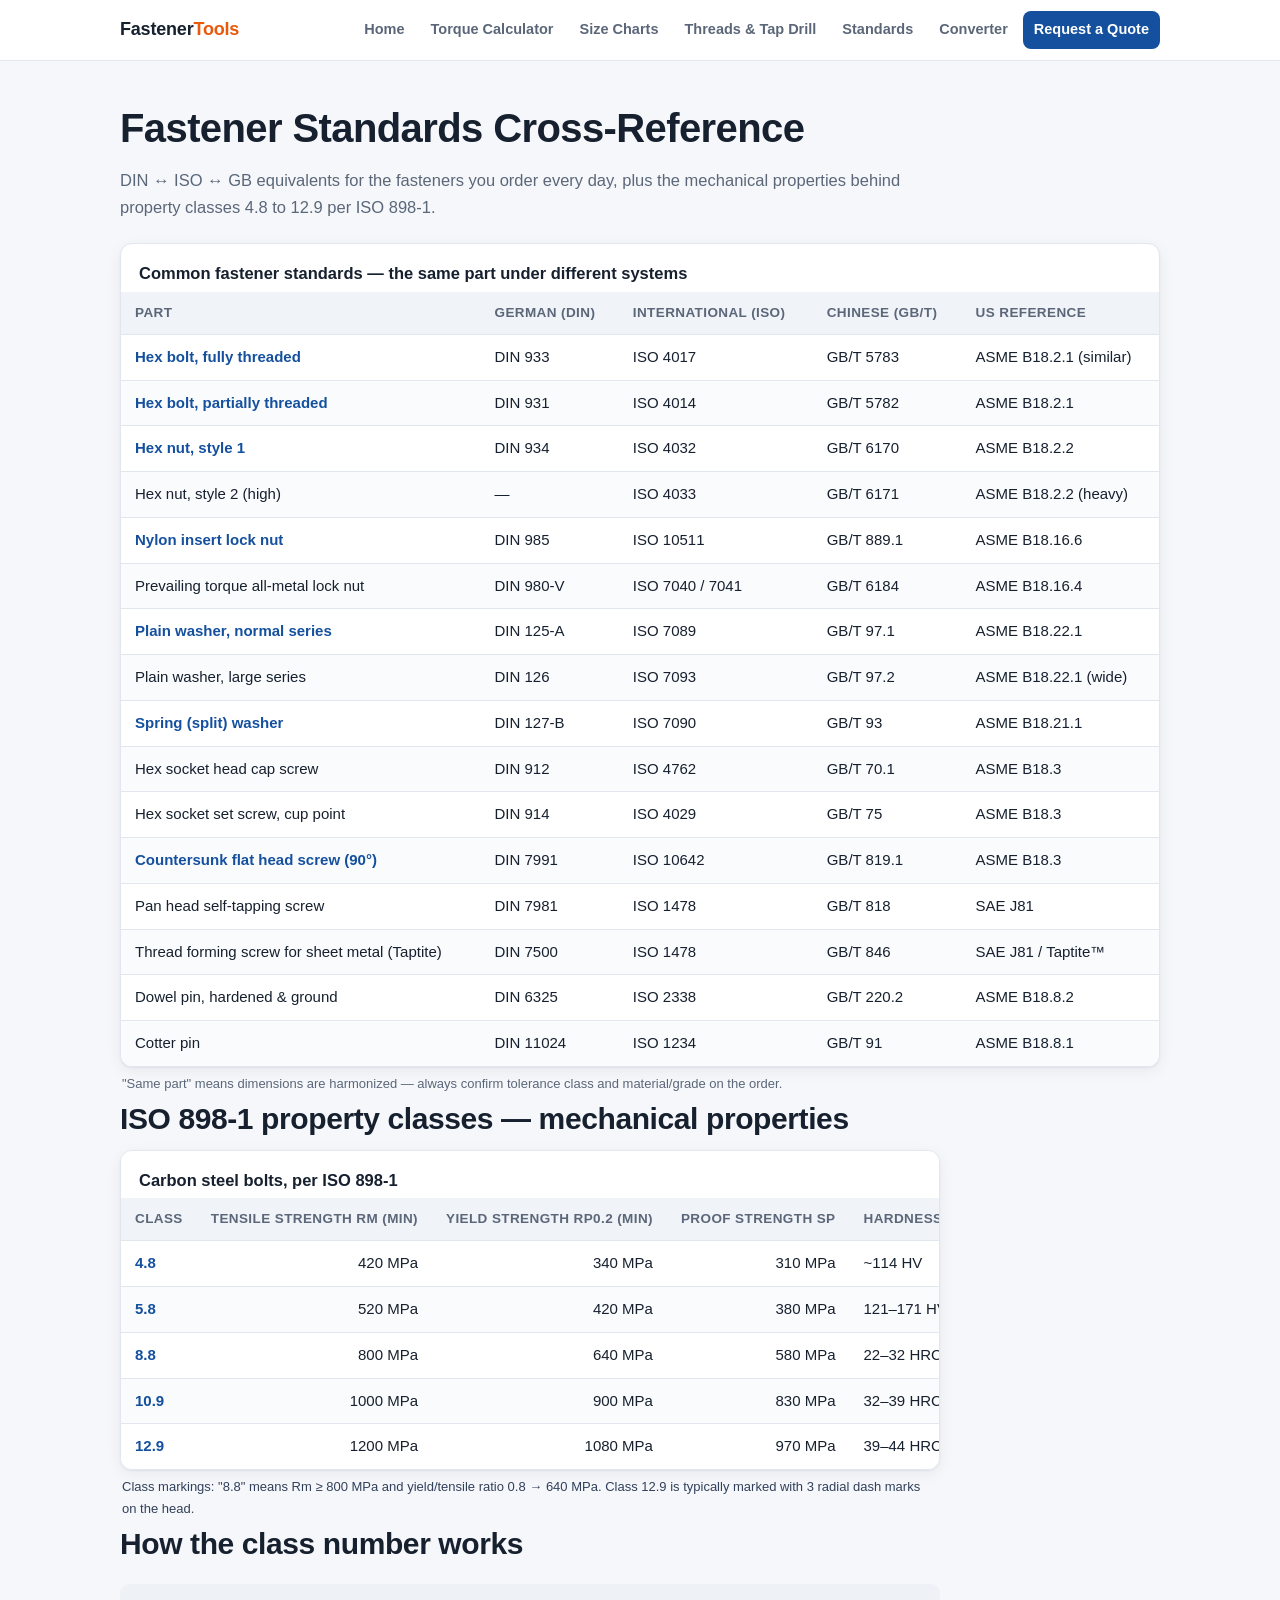
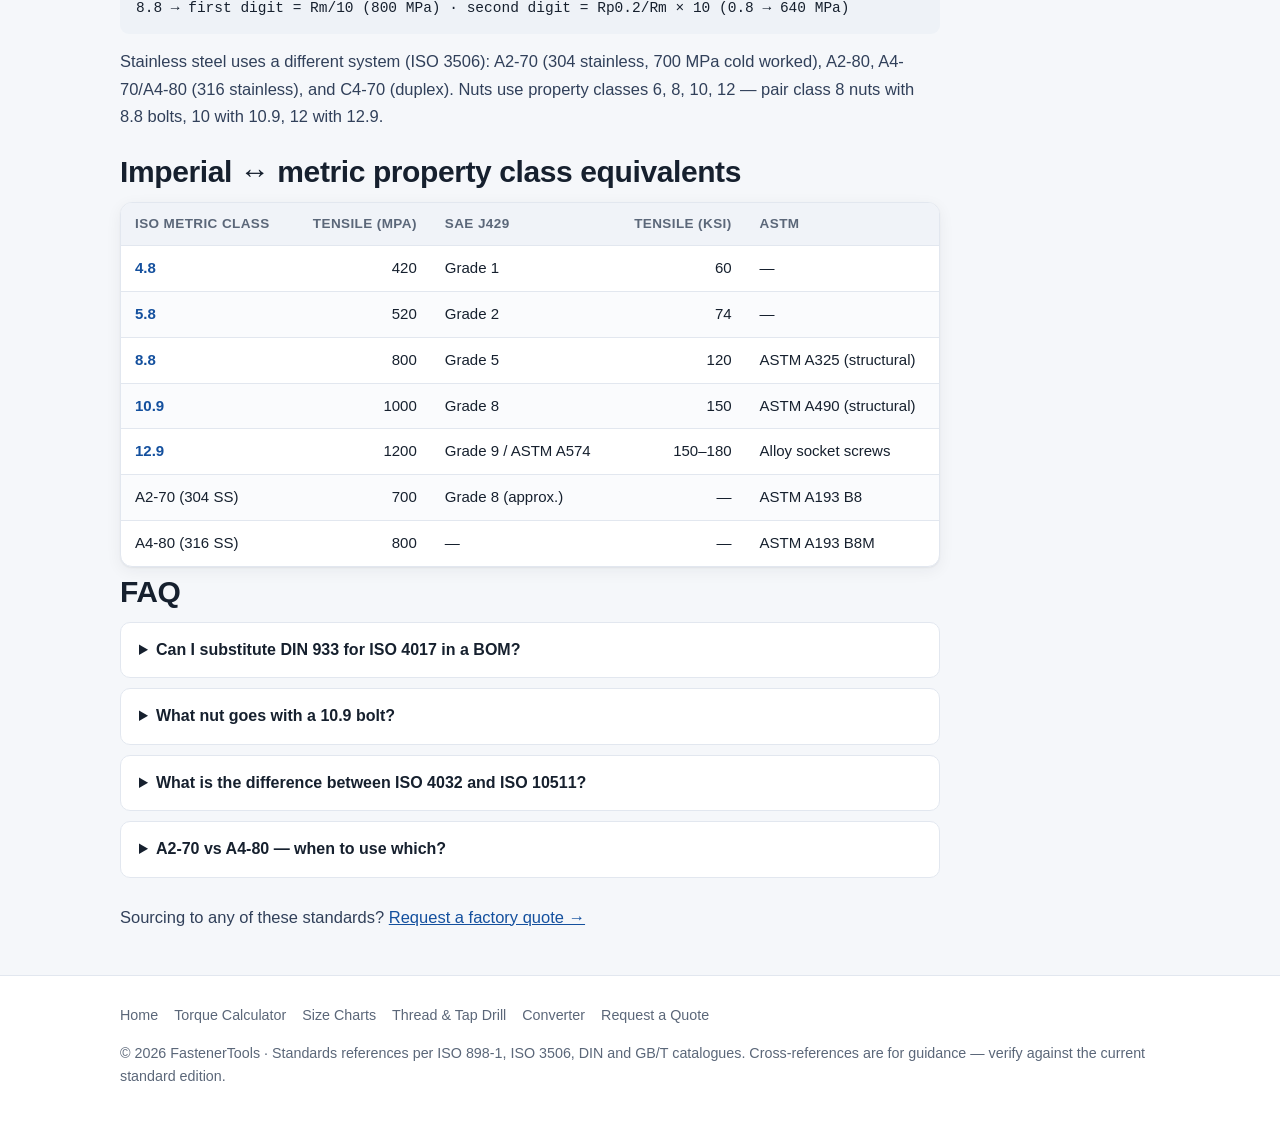
<file: standards-cross-reference.html>
<!DOCTYPE html>
<html lang="en">
<head>
<meta charset="utf-8">
<meta name="viewport" content="width=device-width, initial-scale=1">
<title>DIN ↔ ISO ↔ GB Fastener Standards Cross-Reference &amp; Property Classes</title>
<meta name="description" content="Fastener standards cross-reference table: DIN 933 = ISO 4017 = GB/T 5783 hex bolts, DIN 934 = ISO 4032 nuts, washers and locking nuts, plus ISO 898-1 property class mechanical properties.">
<link rel="stylesheet" href="assets/style.css">
</head>
<body>
<header class="site">
  <div class="wrap nav">
    <a class="brand" href="index.html">Fastener<span>Tools</span></a>
    <nav>
      <a href="index.html">Home</a>
      <a href="bolt-torque-calculator.html">Torque Calculator</a>
      <a href="bolt-size-chart.html">Size Charts</a>
      <a href="thread-pitch-table.html">Threads &amp; Tap Drill</a>
      <a href="standards-cross-reference.html">Standards</a>
      <a href="unit-converter.html">Converter</a>
      <a class="cta" href="contact.html">Request a Quote</a>
    </nav>
  </div>
</header>

<main>
  <section class="wrap">
    <h1 style="margin:34px 0 6px;font-size:clamp(28px,4vw,40px);letter-spacing:-.6px">Fastener Standards Cross-Reference</h1>
    <p class="lede">DIN ↔ ISO ↔ GB equivalents for the fasteners you order every day, plus the mechanical properties behind property classes 4.8 to 12.9 per ISO 898-1.</p>

    <div class="table-wrap">
      <table>
        <caption>Common fastener standards — the same part under different systems</caption>
        <thead>
          <tr>
            <th>Part</th>
            <th>German (DIN)</th>
            <th>International (ISO)</th>
            <th>Chinese (GB/T)</th>
            <th>US reference</th>
          </tr>
        </thead>
        <tbody>
          <tr>
            <td class="hl">Hex bolt, fully threaded</td>
            <td>DIN 933</td><td>ISO 4017</td><td>GB/T 5783</td><td>ASME B18.2.1 (similar)</td>
          </tr>
          <tr>
            <td class="hl">Hex bolt, partially threaded</td>
            <td>DIN 931</td><td>ISO 4014</td><td>GB/T 5782</td><td>ASME B18.2.1</td>
          </tr>
          <tr>
            <td class="hl">Hex nut, style 1</td>
            <td>DIN 934</td><td>ISO 4032</td><td>GB/T 6170</td><td>ASME B18.2.2</td>
          </tr>
          <tr>
            <td>Hex nut, style 2 (high)</td>
            <td>—</td><td>ISO 4033</td><td>GB/T 6171</td><td>ASME B18.2.2 (heavy)</td>
          </tr>
          <tr>
            <td class="hl">Nylon insert lock nut</td>
            <td>DIN 985</td><td>ISO 10511</td><td>GB/T 889.1</td><td>ASME B18.16.6</td>
          </tr>
          <tr>
            <td>Prevailing torque all-metal lock nut</td>
            <td>DIN 980-V</td><td>ISO 7040 / 7041</td><td>GB/T 6184</td><td>ASME B18.16.4</td>
          </tr>
          <tr>
            <td class="hl">Plain washer, normal series</td>
            <td>DIN 125-A</td><td>ISO 7089</td><td>GB/T 97.1</td><td>ASME B18.22.1</td>
          </tr>
          <tr>
            <td>Plain washer, large series</td>
            <td>DIN 126</td><td>ISO 7093</td><td>GB/T 97.2</td><td>ASME B18.22.1 (wide)</td>
          </tr>
          <tr>
            <td class="hl">Spring (split) washer</td>
            <td>DIN 127-B</td><td>ISO 7090</td><td>GB/T 93</td><td>ASME B18.21.1</td>
          </tr>
          <tr>
            <td>Hex socket head cap screw</td>
            <td>DIN 912</td><td>ISO 4762</td><td>GB/T 70.1</td><td>ASME B18.3</td>
          </tr>
          <tr>
            <td>Hex socket set screw, cup point</td>
            <td>DIN 914</td><td>ISO 4029</td><td>GB/T 75</td><td>ASME B18.3</td>
          </tr>
          <tr>
            <td class="hl">Countersunk flat head screw (90°)</td>
            <td>DIN 7991</td><td>ISO 10642</td><td>GB/T 819.1</td><td>ASME B18.3</td>
          </tr>
          <tr>
            <td>Pan head self-tapping screw</td>
            <td>DIN 7981</td><td>ISO 1478</td><td>GB/T 818</td><td>SAE J81</td>
          </tr>
          <tr>
            <td>Thread forming screw for sheet metal (Taptite)</td>
            <td>DIN 7500</td><td>ISO 1478</td><td>GB/T 846</td><td>SAE J81 / Taptite™</td>
          </tr>
          <tr>
            <td>Dowel pin, hardened &amp; ground</td>
            <td>DIN 6325</td><td>ISO 2338</td><td>GB/T 220.2</td><td>ASME B18.8.2</td>
          </tr>
          <tr>
            <td>Cotter pin</td>
            <td>DIN 11024</td><td>ISO 1234</td><td>GB/T 91</td><td>ASME B18.8.1</td>
          </tr>
        </tbody>
      </table>
    </div>
    <p class="scroll-hint">"Same part" means dimensions are harmonized — always confirm tolerance class and material/grade on the order.</p>

    <div class="prose">
      <h2>ISO 898-1 property classes — mechanical properties</h2>
      <div class="table-wrap">
        <table>
          <caption>Carbon steel bolts, per ISO 898-1</caption>
          <thead>
            <tr>
              <th>Class</th>
              <th class="num">Tensile strength Rm (min)</th>
              <th class="num">Yield strength Rp0.2 (min)</th>
              <th class="num">Proof strength Sp</th>
              <th>Hardness</th>
              <th>Common use</th>
            </tr>
          </thead>
          <tbody>
            <tr><td class="hl">4.8</td><td class="num">420 MPa</td><td class="num">340 MPa</td><td class="num">310 MPa</td><td>~114 HV</td><td>Low-strength, general assembly</td></tr>
            <tr><td class="hl">5.8</td><td class="num">520 MPa</td><td class="num">420 MPa</td><td class="num">380 MPa</td><td>121–171 HV</td><td>General purpose machinery</td></tr>
            <tr><td class="hl">8.8</td><td class="num">800 MPa</td><td class="num">640 MPa</td><td class="num">580 MPa</td><td>22–32 HRC</td><td>Structural, automotive, most common</td></tr>
            <tr><td class="hl">10.9</td><td class="num">1000 MPa</td><td class="num">900 MPa</td><td class="num">830 MPa</td><td>32–39 HRC</td><td>High-strength automotive, machinery</td></tr>
            <tr><td class="hl">12.9</td><td class="num">1200 MPa</td><td class="num">1080 MPa</td><td class="num">970 MPa</td><td>39–44 HRC</td><td>Highest common class, tooling, motorsport</td></tr>
          </tbody>
        </table>
      </div>
      <p class="scroll-hint">Class markings: "8.8" means Rm ≥ 800 MPa and yield/tensile ratio 0.8 → 640 MPa. Class 12.9 is typically marked with 3 radial dash marks on the head.</p>

      <h2>How the class number works</h2>
      <div class="formula">8.8 → first digit = Rm/10 (800 MPa) · second digit = Rp0.2/Rm × 10 (0.8 → 640 MPa)</div>
      <p style="margin-top:14px">Stainless steel uses a different system (ISO 3506): A2-70 (304 stainless, 700 MPa cold worked), A2-80, A4-70/A4-80 (316 stainless), and C4-70 (duplex). Nuts use property classes 6, 8, 10, 12 — pair class 8 nuts with 8.8 bolts, 10 with 10.9, 12 with 12.9.</p>

      <h2>Imperial ↔ metric property class equivalents</h2>
      <div class="table-wrap">
        <table>
          <thead><tr><th>ISO metric class</th><th class="num">Tensile (MPa)</th><th>SAE J429</th><th class="num">Tensile (ksi)</th><th>ASTM</th></tr></thead>
          <tbody>
            <tr><td class="hl">4.8</td><td class="num">420</td><td>Grade 1</td><td class="num">60</td><td>—</td></tr>
            <tr><td class="hl">5.8</td><td class="num">520</td><td>Grade 2</td><td class="num">74</td><td>—</td></tr>
            <tr><td class="hl">8.8</td><td class="num">800</td><td>Grade 5</td><td class="num">120</td><td>ASTM A325 (structural)</td></tr>
            <tr><td class="hl">10.9</td><td class="num">1000</td><td>Grade 8</td><td class="num">150</td><td>ASTM A490 (structural)</td></tr>
            <tr><td class="hl">12.9</td><td class="num">1200</td><td>Grade 9 / ASTM A574</td><td class="num">150–180</td><td>Alloy socket screws</td></tr>
            <tr><td>A2-70 (304 SS)</td><td class="num">700</td><td>Grade 8 (approx.)</td><td class="num">—</td><td>ASTM A193 B8</td></tr>
            <tr><td>A4-80 (316 SS)</td><td class="num">800</td><td>—</td><td class="num">—</td><td>ASTM A193 B8M</td></tr>
          </tbody>
        </table>
      </div>

      <h2>FAQ</h2>
      <details class="faq">
        <summary>Can I substitute DIN 933 for ISO 4017 in a BOM?</summary>
        <p>Dimensionally yes — same part, different issuing body. Keep the grade (8.8 etc.), thread tolerance (6H/6g) and surface finish identical. Many buyers list both, e.g. "DIN 933 / ISO 4017 M10×40 8.8 zinc plated".</p>
      </details>
      <details class="faq">
        <summary>What nut goes with a 10.9 bolt?</summary>
        <p>A property class 10 nut (ISO 4032 class 10). Using a weaker nut shifts stripping into the nut — which is by design (nuts are cheaper to replace than the joint). Never pair a class 8 nut with a 12.9 bolt.</p>
      </details>
      <details class="faq">
        <summary>What is the difference between ISO 4032 and ISO 10511?</summary>
        <p>ISO 4032 is a standard hex nut (style 1); ISO 10511 is the nylon-insert self-locking version (DIN 985, "nylock"). Use locking nuts where vibration loosening is a risk, or apply threadlocker to standard nuts.</p>
      </details>
      <details class="faq">
        <summary>A2-70 vs A4-80 — when to use which?</summary>
        <p>A2 (304 stainless) for indoor/low-corrosion, non-marine use. A4 (316 stainless, with molybdenum) for marine, chemical, coastal and food environments. A4-80 is also the safer choice for exterior structural connections.</p>
      </details>

      <p style="margin-top:26px">Sourcing to any of these standards? <a href="contact.html">Request a factory quote →</a></p>
    </div>
  </section>
</main>

<footer class="site">
  <div class="wrap">
    <div class="fnav">
      <a href="index.html">Home</a>
      <a href="bolt-torque-calculator.html">Torque Calculator</a>
      <a href="bolt-size-chart.html">Size Charts</a>
      <a href="thread-pitch-table.html">Thread &amp; Tap Drill</a>
      <a href="unit-converter.html">Converter</a>
      <a href="contact.html">Request a Quote</a>
    </div>
    <p>© <span data-year>2026</span> FastenerTools · Standards references per ISO 898-1, ISO 3506, DIN and GB/T catalogues. Cross-references are for guidance — verify against the current standard edition.</p>
  </div>
</footer>
<script src="assets/main.js"></script>
</body>
</html>
</file>
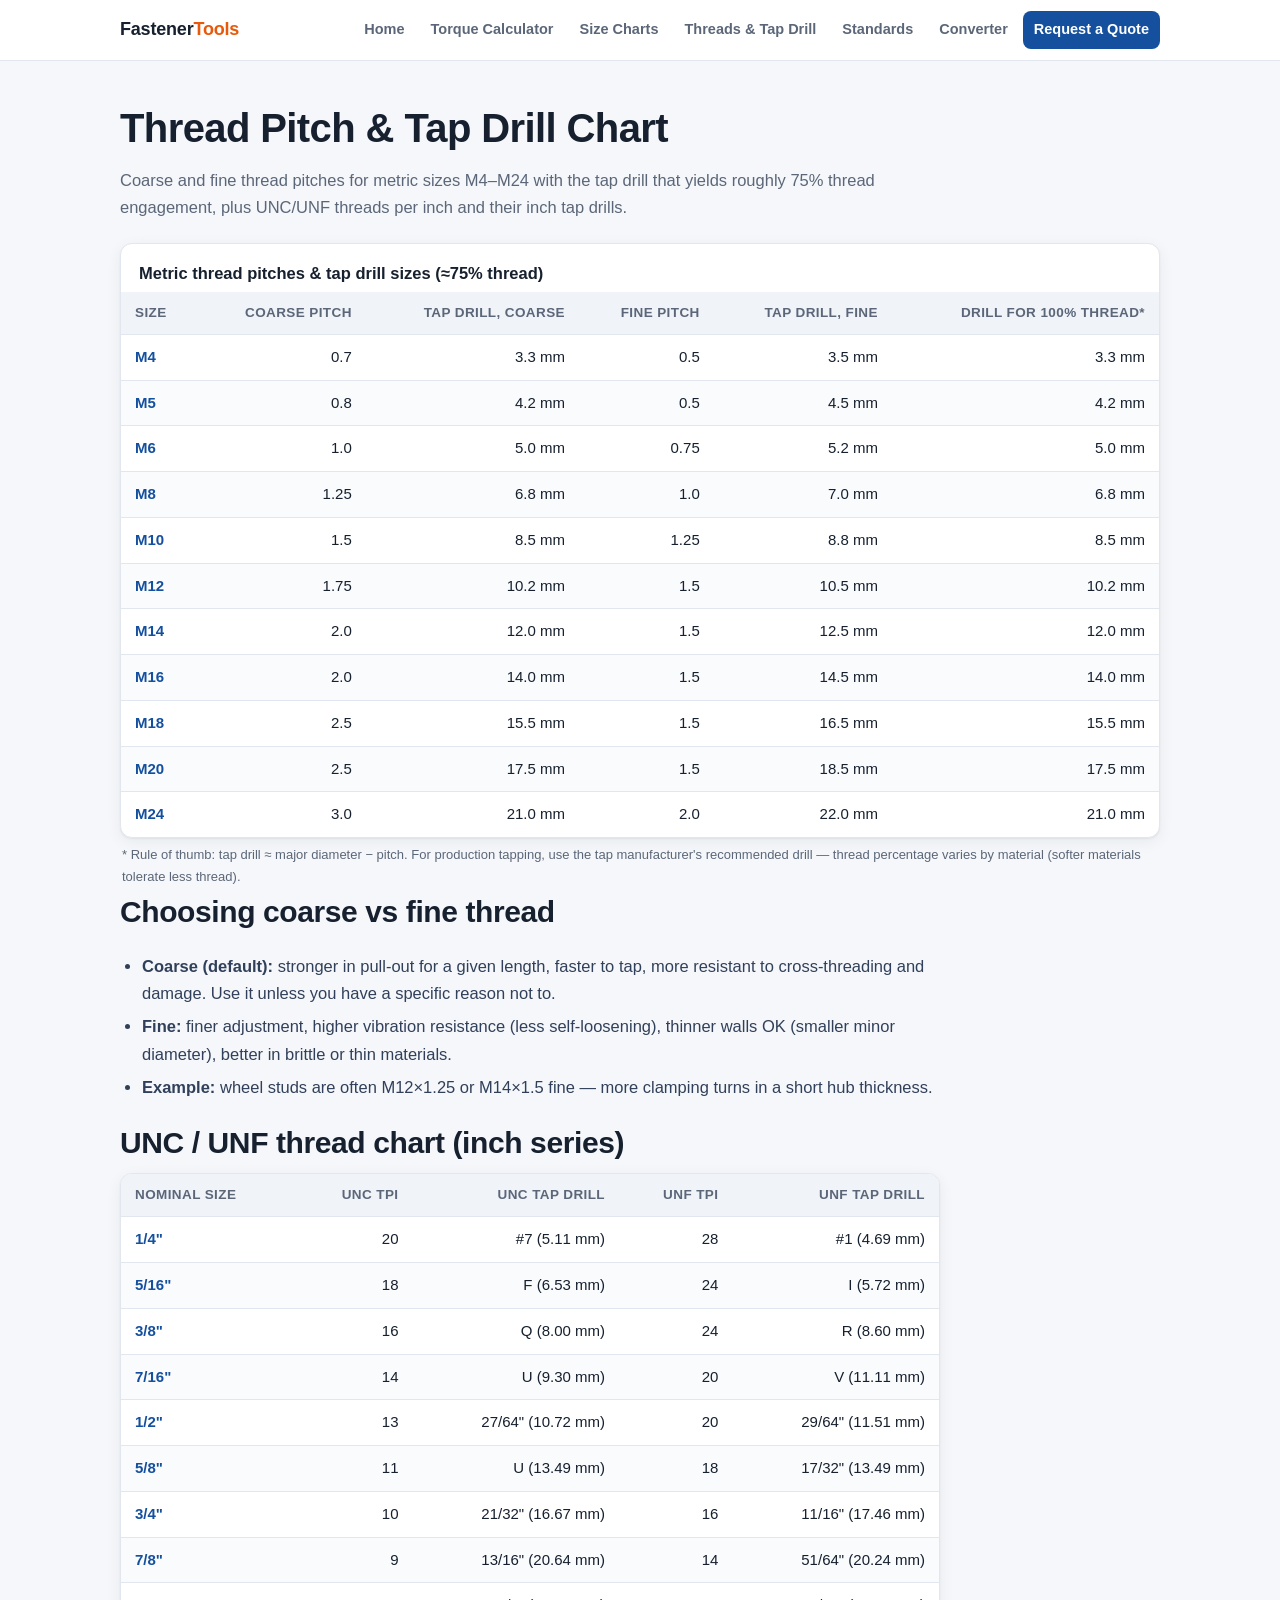
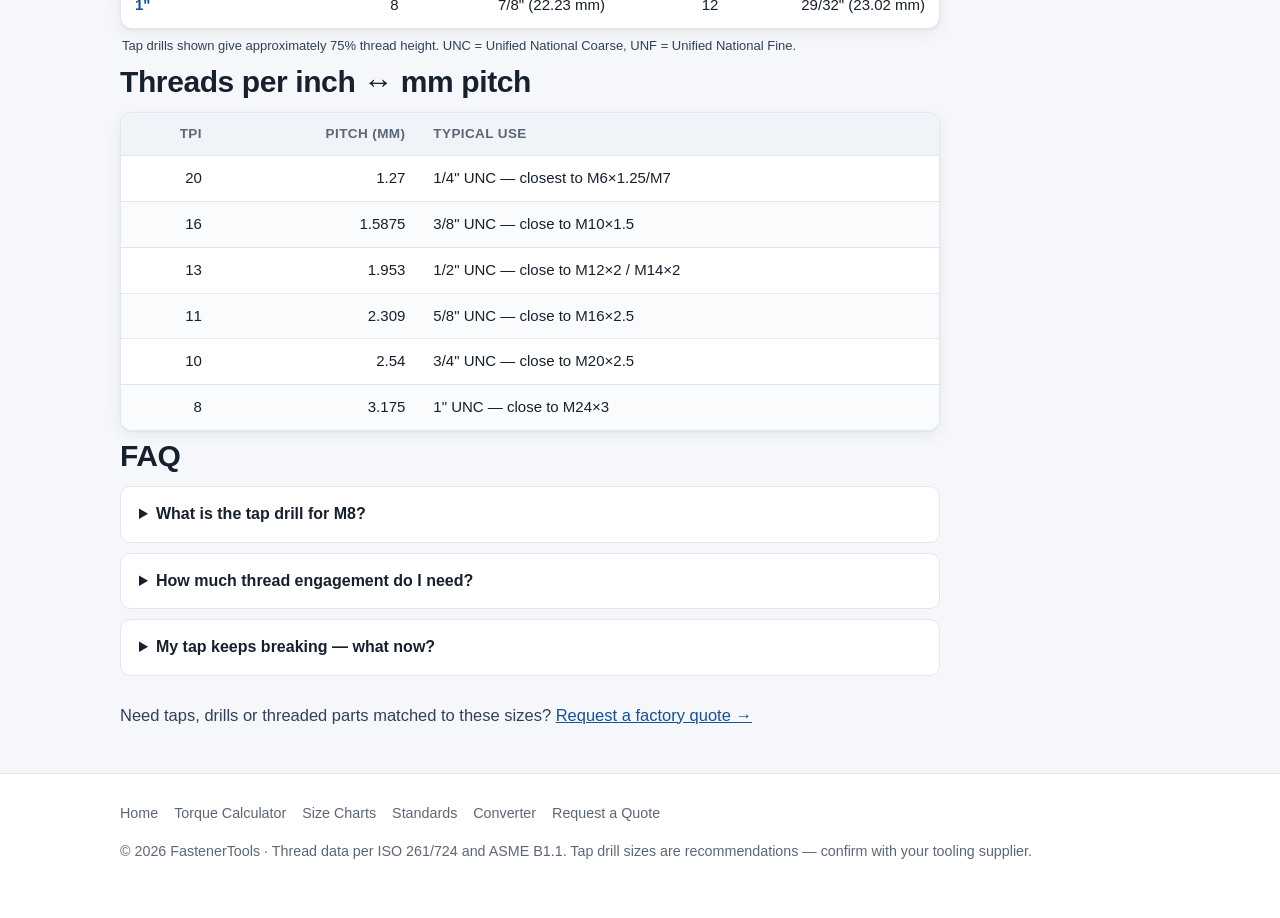
<file: thread-pitch-table.html>
<!DOCTYPE html>
<html lang="en">
<head>
<meta charset="utf-8">
<meta name="viewport" content="width=device-width, initial-scale=1">
<title>Thread Pitch Chart &amp; Tap Drill Sizes — Metric and UNC/UNF</title>
<meta name="description" content="Thread pitch chart with recommended tap drill sizes for metric M4–M24 coarse and fine threads, plus UNC/UNF threads per inch and inch tap drill sizes.">
<link rel="stylesheet" href="assets/style.css">
</head>
<body>
<header class="site">
  <div class="wrap nav">
    <a class="brand" href="index.html">Fastener<span>Tools</span></a>
    <nav>
      <a href="index.html">Home</a>
      <a href="bolt-torque-calculator.html">Torque Calculator</a>
      <a href="bolt-size-chart.html">Size Charts</a>
      <a href="thread-pitch-table.html">Threads &amp; Tap Drill</a>
      <a href="standards-cross-reference.html">Standards</a>
      <a href="unit-converter.html">Converter</a>
      <a class="cta" href="contact.html">Request a Quote</a>
    </nav>
  </div>
</header>

<main>
  <section class="wrap">
    <h1 style="margin:34px 0 6px;font-size:clamp(28px,4vw,40px);letter-spacing:-.6px">Thread Pitch &amp; Tap Drill Chart</h1>
    <p class="lede">Coarse and fine thread pitches for metric sizes M4–M24 with the tap drill that yields roughly 75% thread engagement, plus UNC/UNF threads per inch and their inch tap drills.</p>

    <div class="table-wrap">
      <table>
        <caption>Metric thread pitches &amp; tap drill sizes (≈75% thread)</caption>
        <thead>
          <tr>
            <th>Size</th>
            <th class="num">Coarse pitch</th>
            <th class="num">Tap drill, coarse</th>
            <th class="num">Fine pitch</th>
            <th class="num">Tap drill, fine</th>
            <th class="num">Drill for 100% thread*</th>
          </tr>
        </thead>
        <tbody>
          <tr><td class="hl">M4</td><td class="num">0.7</td><td class="num">3.3 mm</td><td class="num">0.5</td><td class="num">3.5 mm</td><td class="num">3.3 mm</td></tr>
          <tr><td class="hl">M5</td><td class="num">0.8</td><td class="num">4.2 mm</td><td class="num">0.5</td><td class="num">4.5 mm</td><td class="num">4.2 mm</td></tr>
          <tr><td class="hl">M6</td><td class="num">1.0</td><td class="num">5.0 mm</td><td class="num">0.75</td><td class="num">5.2 mm</td><td class="num">5.0 mm</td></tr>
          <tr><td class="hl">M8</td><td class="num">1.25</td><td class="num">6.8 mm</td><td class="num">1.0</td><td class="num">7.0 mm</td><td class="num">6.8 mm</td></tr>
          <tr><td class="hl">M10</td><td class="num">1.5</td><td class="num">8.5 mm</td><td class="num">1.25</td><td class="num">8.8 mm</td><td class="num">8.5 mm</td></tr>
          <tr><td class="hl">M12</td><td class="num">1.75</td><td class="num">10.2 mm</td><td class="num">1.5</td><td class="num">10.5 mm</td><td class="num">10.2 mm</td></tr>
          <tr><td class="hl">M14</td><td class="num">2.0</td><td class="num">12.0 mm</td><td class="num">1.5</td><td class="num">12.5 mm</td><td class="num">12.0 mm</td></tr>
          <tr><td class="hl">M16</td><td class="num">2.0</td><td class="num">14.0 mm</td><td class="num">1.5</td><td class="num">14.5 mm</td><td class="num">14.0 mm</td></tr>
          <tr><td class="hl">M18</td><td class="num">2.5</td><td class="num">15.5 mm</td><td class="num">1.5</td><td class="num">16.5 mm</td><td class="num">15.5 mm</td></tr>
          <tr><td class="hl">M20</td><td class="num">2.5</td><td class="num">17.5 mm</td><td class="num">1.5</td><td class="num">18.5 mm</td><td class="num">17.5 mm</td></tr>
          <tr><td class="hl">M24</td><td class="num">3.0</td><td class="num">21.0 mm</td><td class="num">2.0</td><td class="num">22.0 mm</td><td class="num">21.0 mm</td></tr>
        </tbody>
      </table>
    </div>
    <p class="scroll-hint">* Rule of thumb: tap drill ≈ major diameter − pitch. For production tapping, use the tap manufacturer's recommended drill — thread percentage varies by material (softer materials tolerate less thread).</p>

    <div class="prose">
      <h2>Choosing coarse vs fine thread</h2>
      <ul>
        <li><b>Coarse (default):</b> stronger in pull-out for a given length, faster to tap, more resistant to cross-threading and damage. Use it unless you have a specific reason not to.</li>
        <li><b>Fine:</b> finer adjustment, higher vibration resistance (less self-loosening), thinner walls OK (smaller minor diameter), better in brittle or thin materials.</li>
        <li><b>Example:</b> wheel studs are often M12×1.25 or M14×1.5 fine — more clamping turns in a short hub thickness.</li>
      </ul>

      <h2>UNC / UNF thread chart (inch series)</h2>
      <div class="table-wrap">
        <table>
          <thead>
            <tr>
              <th>Nominal size</th>
              <th class="num">UNC TPI</th>
              <th class="num">UNC tap drill</th>
              <th class="num">UNF TPI</th>
              <th class="num">UNF tap drill</th>
            </tr>
          </thead>
          <tbody>
            <tr><td class="hl">1/4"</td><td class="num">20</td><td class="num">#7 (5.11 mm)</td><td class="num">28</td><td class="num">#1 (4.69 mm)</td></tr>
            <tr><td class="hl">5/16"</td><td class="num">18</td><td class="num">F (6.53 mm)</td><td class="num">24</td><td class="num">I (5.72 mm)</td></tr>
            <tr><td class="hl">3/8"</td><td class="num">16</td><td class="num">Q (8.00 mm)</td><td class="num">24</td><td class="num">R (8.60 mm)</td></tr>
            <tr><td class="hl">7/16"</td><td class="num">14</td><td class="num">U (9.30 mm)</td><td class="num">20</td><td class="num">V (11.11 mm)</td></tr>
            <tr><td class="hl">1/2"</td><td class="num">13</td><td class="num">27/64" (10.72 mm)</td><td class="num">20</td><td class="num">29/64" (11.51 mm)</td></tr>
            <tr><td class="hl">5/8"</td><td class="num">11</td><td class="num">U (13.49 mm)</td><td class="num">18</td><td class="num">17/32" (13.49 mm)</td></tr>
            <tr><td class="hl">3/4"</td><td class="num">10</td><td class="num">21/32" (16.67 mm)</td><td class="num">16</td><td class="num">11/16" (17.46 mm)</td></tr>
            <tr><td class="hl">7/8"</td><td class="num">9</td><td class="num">13/16" (20.64 mm)</td><td class="num">14</td><td class="num">51/64" (20.24 mm)</td></tr>
            <tr><td class="hl">1"</td><td class="num">8</td><td class="num">7/8" (22.23 mm)</td><td class="num">12</td><td class="num">29/32" (23.02 mm)</td></tr>
          </tbody>
        </table>
      </div>
      <p class="scroll-hint">Tap drills shown give approximately 75% thread height. UNC = Unified National Coarse, UNF = Unified National Fine.</p>

      <h2>Threads per inch ↔ mm pitch</h2>
      <div class="table-wrap">
        <table>
          <thead><tr><th class="num">TPI</th><th class="num">Pitch (mm)</th><th>Typical use</th></tr></thead>
          <tbody>
            <tr><td class="num">20</td><td class="num">1.27</td><td>1/4" UNC — closest to M6×1.25/M7</td></tr>
            <tr><td class="num">16</td><td class="num">1.5875</td><td>3/8" UNC — close to M10×1.5</td></tr>
            <tr><td class="num">13</td><td class="num">1.953</td><td>1/2" UNC — close to M12×2 / M14×2</td></tr>
            <tr><td class="num">11</td><td class="num">2.309</td><td>5/8" UNC — close to M16×2.5</td></tr>
            <tr><td class="num">10</td><td class="num">2.54</td><td>3/4" UNC — close to M20×2.5</td></tr>
            <tr><td class="num">8</td><td class="num">3.175</td><td>1" UNC — close to M24×3</td></tr>
          </tbody>
        </table>
      </div>

      <h2>FAQ</h2>
      <details class="faq">
        <summary>What is the tap drill for M8?</summary>
        <p>6.8 mm for coarse M8×1.25 (≈75% thread), 7.0 mm for fine M8×1. The rule of thumb is drill = diameter − pitch: 8 − 1.25 = 6.75 ≈ 6.8 mm.</p>
      </details>
      <details class="faq">
        <summary>How much thread engagement do I need?</summary>
        <p>Rule of thumb for steel into steel: 1× diameter (M8 → 8 mm engaged). Aluminum or cast iron: 1.5–2×. Plastic: 2–3×. Shorter engagement in harder materials risks stripping the female thread.</p>
      </details>
      <details class="faq">
        <summary>My tap keeps breaking — what now?</summary>
        <p>Check three things: correct drill size for the thread %, appropriate tap type (taper vs plug for through holes), and chip clearing — peck the tap, use tapping fluid, and in blind holes back off every 1–2 turns to break the chip.</p>
      </details>

      <p style="margin-top:26px">Need taps, drills or threaded parts matched to these sizes? <a href="contact.html">Request a factory quote →</a></p>
    </div>
  </section>
</main>

<footer class="site">
  <div class="wrap">
    <div class="fnav">
      <a href="index.html">Home</a>
      <a href="bolt-torque-calculator.html">Torque Calculator</a>
      <a href="bolt-size-chart.html">Size Charts</a>
      <a href="standards-cross-reference.html">Standards</a>
      <a href="unit-converter.html">Converter</a>
      <a href="contact.html">Request a Quote</a>
    </div>
    <p>© <span data-year>2026</span> FastenerTools · Thread data per ISO 261/724 and ASME B1.1. Tap drill sizes are recommendations — confirm with your tooling supplier.</p>
  </div>
</footer>
<script src="assets/main.js"></script>
</body>
</html>
</file>
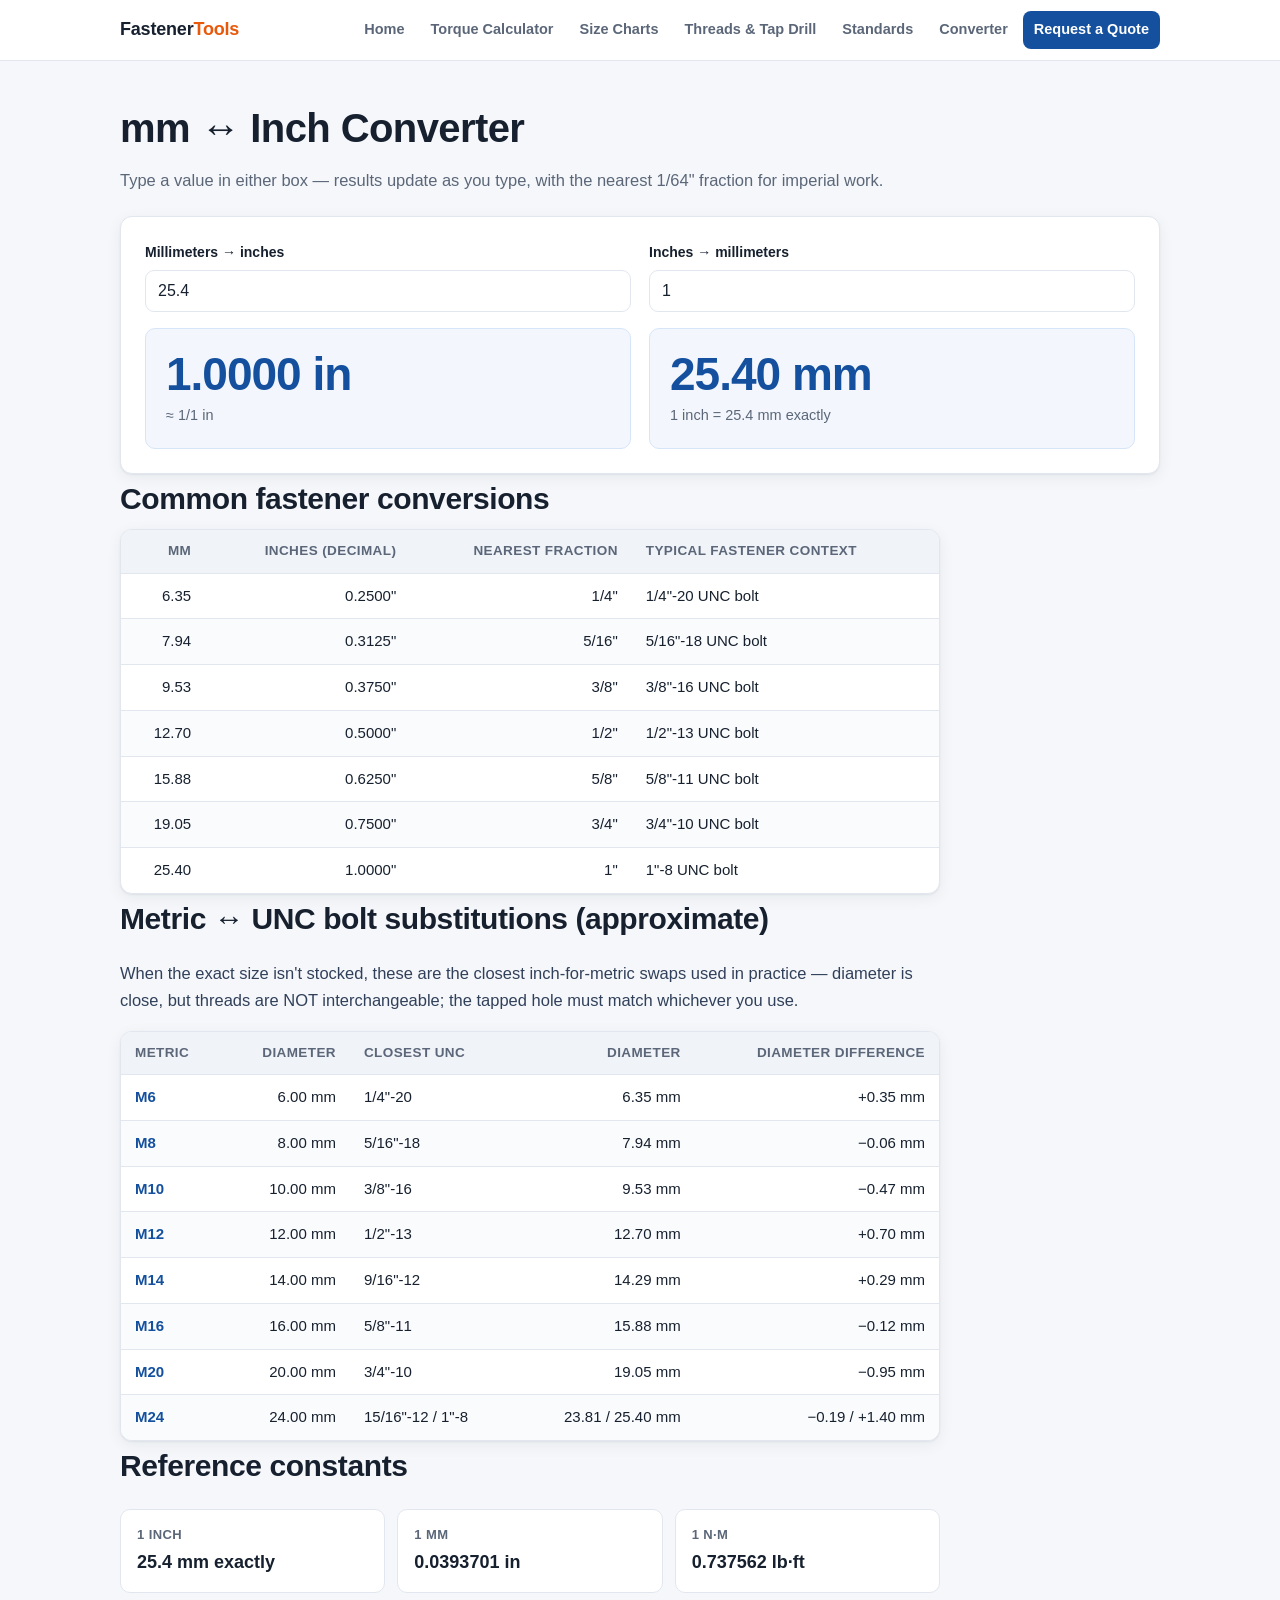
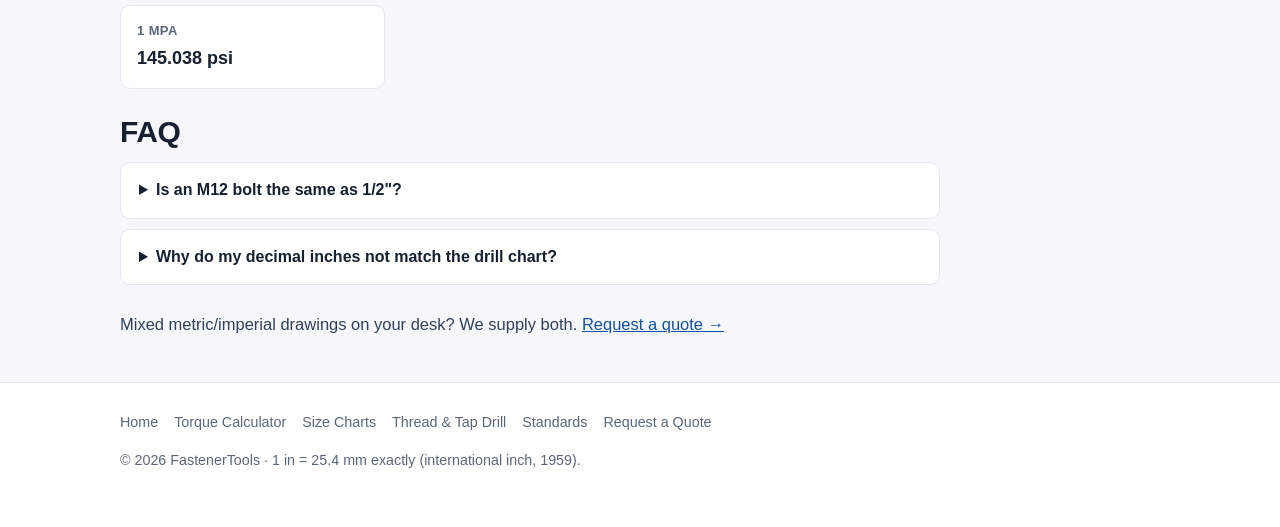
<file: unit-converter.html>
<!DOCTYPE html>
<html lang="en">
<head>
<meta charset="utf-8">
<meta name="viewport" content="width=device-width, initial-scale=1">
<title>mm to Inch Converter — Metric/Imperial with Fractions</title>
<meta name="description" content="Live millimeter to inch converter with 1/64-inch fractions, inch to millimeter conversion, and common metric-to-UNC bolt size substitutions.">
<link rel="stylesheet" href="assets/style.css">
</head>
<body>
<header class="site">
  <div class="wrap nav">
    <a class="brand" href="index.html">Fastener<span>Tools</span></a>
    <nav>
      <a href="index.html">Home</a>
      <a href="bolt-torque-calculator.html">Torque Calculator</a>
      <a href="bolt-size-chart.html">Size Charts</a>
      <a href="thread-pitch-table.html">Threads &amp; Tap Drill</a>
      <a href="standards-cross-reference.html">Standards</a>
      <a href="unit-converter.html">Converter</a>
      <a class="cta" href="contact.html">Request a Quote</a>
    </nav>
  </div>
</header>

<main>
  <section class="wrap">
    <h1 style="margin:34px 0 6px;font-size:clamp(28px,4vw,40px);letter-spacing:-.6px">mm ↔ Inch Converter</h1>
    <p class="lede">Type a value in either box — results update as you type, with the nearest 1/64" fraction for imperial work.</p>

    <div class="calc">
      <div>
        <div class="field">
          <label for="mmIn">Millimeters → inches</label>
          <input id="mmIn" type="number" step="any" value="25.4" inputmode="decimal">
        </div>
        <div class="result">
          <div class="big" id="mmOut">—</div>
          <div class="sub" id="mmFrac">—</div>
        </div>
      </div>
      <div>
        <div class="field">
          <label for="inIn">Inches → millimeters</label>
          <input id="inIn" type="number" step="any" value="1" inputmode="decimal">
        </div>
        <div class="result">
          <div class="big" id="inOut">—</div>
          <div class="sub">1 inch = 25.4 mm exactly</div>
        </div>
      </div>
    </div>

    <div class="prose">
      <h2>Common fastener conversions</h2>
      <div class="table-wrap">
        <table>
          <thead><tr><th class="num">mm</th><th class="num">Inches (decimal)</th><th class="num">Nearest fraction</th><th>Typical fastener context</th></tr></thead>
          <tbody>
            <tr><td class="num">6.35</td><td class="num">0.2500"</td><td class="num">1/4"</td><td>1/4"-20 UNC bolt</td></tr>
            <tr><td class="num">7.94</td><td class="num">0.3125"</td><td class="num">5/16"</td><td>5/16"-18 UNC bolt</td></tr>
            <tr><td class="num">9.53</td><td class="num">0.3750"</td><td class="num">3/8"</td><td>3/8"-16 UNC bolt</td></tr>
            <tr><td class="num">12.70</td><td class="num">0.5000"</td><td class="num">1/2"</td><td>1/2"-13 UNC bolt</td></tr>
            <tr><td class="num">15.88</td><td class="num">0.6250"</td><td class="num">5/8"</td><td>5/8"-11 UNC bolt</td></tr>
            <tr><td class="num">19.05</td><td class="num">0.7500"</td><td class="num">3/4"</td><td>3/4"-10 UNC bolt</td></tr>
            <tr><td class="num">25.40</td><td class="num">1.0000"</td><td class="num">1"</td><td>1"-8 UNC bolt</td></tr>
          </tbody>
        </table>
      </div>

      <h2>Metric ↔ UNC bolt substitutions (approximate)</h2>
      <p>When the exact size isn't stocked, these are the closest inch-for-metric swaps used in practice — diameter is close, but threads are NOT interchangeable; the tapped hole must match whichever you use.</p>
      <div class="table-wrap">
        <table>
          <thead><tr><th>Metric</th><th class="num">Diameter</th><th>Closest UNC</th><th class="num">Diameter</th><th class="num">Diameter difference</th></tr></thead>
          <tbody>
            <tr><td class="hl">M6</td><td class="num">6.00 mm</td><td>1/4"-20</td><td class="num">6.35 mm</td><td class="num">+0.35 mm</td></tr>
            <tr><td class="hl">M8</td><td class="num">8.00 mm</td><td>5/16"-18</td><td class="num">7.94 mm</td><td class="num">−0.06 mm</td></tr>
            <tr><td class="hl">M10</td><td class="num">10.00 mm</td><td>3/8"-16</td><td class="num">9.53 mm</td><td class="num">−0.47 mm</td></tr>
            <tr><td class="hl">M12</td><td class="num">12.00 mm</td><td>1/2"-13</td><td class="num">12.70 mm</td><td class="num">+0.70 mm</td></tr>
            <tr><td class="hl">M14</td><td class="num">14.00 mm</td><td>9/16"-12</td><td class="num">14.29 mm</td><td class="num">+0.29 mm</td></tr>
            <tr><td class="hl">M16</td><td class="num">16.00 mm</td><td>5/8"-11</td><td class="num">15.88 mm</td><td class="num">−0.12 mm</td></tr>
            <tr><td class="hl">M20</td><td class="num">20.00 mm</td><td>3/4"-10</td><td class="num">19.05 mm</td><td class="num">−0.95 mm</td></tr>
            <tr><td class="hl">M24</td><td class="num">24.00 mm</td><td>15/16"-12 / 1"-8</td><td class="num">23.81 / 25.40 mm</td><td class="num">−0.19 / +1.40 mm</td></tr>
          </tbody>
        </table>
      </div>

      <h2>Reference constants</h2>
      <div class="kv">
        <div class="item"><div class="k">1 inch</div><div class="v">25.4 mm exactly</div></div>
        <div class="item"><div class="k">1 mm</div><div class="v">0.0393701 in</div></div>
        <div class="item"><div class="k">1 N·m</div><div class="v">0.737562 lb·ft</div></div>
        <div class="item"><div class="k">1 MPa</div><div class="v">145.038 psi</div></div>
      </div>

      <h2>FAQ</h2>
      <details class="faq">
        <summary>Is an M12 bolt the same as 1/2"?</summary>
        <p>No. 1/2" = 12.7 mm, so a 1/2" bolt is noticeably fatter than M12 (12.0 mm). They are only rough substitutes, and their threads never mesh — see the substitution table above with exact differences.</p>
      </details>
      <details class="faq">
        <summary>Why do my decimal inches not match the drill chart?</summary>
        <p>Machine shop charts use fractions (1/64" increments) and letter/number drill sizes. Use the fraction column above, or our <a href="thread-pitch-table.html">tap drill chart</a> which lists both.</p>
      </details>

      <p style="margin-top:26px">Mixed metric/imperial drawings on your desk? We supply both. <a href="contact.html">Request a quote →</a></p>
    </div>
  </section>
</main>

<footer class="site">
  <div class="wrap">
    <div class="fnav">
      <a href="index.html">Home</a>
      <a href="bolt-torque-calculator.html">Torque Calculator</a>
      <a href="bolt-size-chart.html">Size Charts</a>
      <a href="thread-pitch-table.html">Thread &amp; Tap Drill</a>
      <a href="standards-cross-reference.html">Standards</a>
      <a href="contact.html">Request a Quote</a>
    </div>
    <p>© <span data-year>2026</span> FastenerTools · 1 in = 25.4 mm exactly (international inch, 1959).</p>
  </div>
</footer>
<script src="assets/main.js"></script>
</body>
</html>
</file>
<file: assets/style.css>
:root{
  --bg:#f5f7fa;
  --surface:#ffffff;
  --text:#16202e;
  --muted:#5b6779;
  --line:#e2e7ef;
  --brand:#14509e;
  --brand-dark:#0f3d7d;
  --accent:#e8590c;
  --code-bg:#eef2f7;
  --radius:12px;
  --max:1080px;
  --shadow:0 1px 2px rgba(16,32,56,.06),0 4px 16px rgba(16,32,56,.06);
}
*{box-sizing:border-box}
html{scroll-behavior:smooth}
body{
  margin:0;
  font-family:-apple-system,BlinkMacSystemFont,"Segoe UI",Roboto,"Helvetica Neue",Arial,"PingFang SC","Microsoft YaHei",sans-serif;
  background:var(--bg);
  color:var(--text);
  line-height:1.65;
  font-size:16.5px;
  -webkit-font-smoothing:antialiased;
}
a{color:var(--brand)}
a:hover{color:var(--brand-dark)}
.wrap{max-width:var(--max);margin:0 auto;padding:0 20px}

/* ---------- header ---------- */
header.site{
  position:sticky;top:0;z-index:50;
  background:rgba(255,255,255,.94);
  backdrop-filter:saturate(180%) blur(8px);
  border-bottom:1px solid var(--line);
}
.nav{display:flex;align-items:center;gap:18px;min-height:60px;flex-wrap:wrap}
.brand{font-weight:800;font-size:18px;text-decoration:none;color:var(--text);letter-spacing:-.2px}
.brand span{color:var(--accent)}
.nav nav{display:flex;gap:4px;flex-wrap:wrap;margin-left:auto}
.nav nav a{
  text-decoration:none;color:var(--muted);font-size:14.5px;font-weight:600;
  padding:7px 11px;border-radius:8px;
}
.nav nav a:hover{background:var(--code-bg);color:var(--text)}
.nav nav a.cta{background:var(--brand);color:#fff}
.nav nav a.cta:hover{background:var(--brand-dark);color:#fff}

/* ---------- hero ---------- */
.hero{padding:56px 0 40px;text-align:center}
.hero h1{font-size:clamp(30px,4.6vw,46px);line-height:1.18;margin:0 0 14px;letter-spacing:-.6px}
.hero p.sub{font-size:18.5px;color:var(--muted);max-width:760px;margin:0 auto 26px}
.badge{
  display:inline-block;background:#fff4ec;color:var(--accent);border:1px solid #ffd9c4;
  font-size:13px;font-weight:700;padding:5px 13px;border-radius:999px;margin-bottom:18px;
}
.btnrow{display:flex;gap:12px;justify-content:center;flex-wrap:wrap}
.btn{
  display:inline-block;text-decoration:none;font-weight:700;font-size:15.5px;
  padding:13px 24px;border-radius:10px;border:1px solid transparent;
}
.btn.primary{background:var(--brand);color:#fff}
.btn.primary:hover{background:var(--brand-dark);color:#fff}
.btn.ghost{background:#fff;color:var(--text);border-color:var(--line)}
.btn.ghost:hover{background:var(--code-bg);color:var(--text)}

/* ---------- sections ---------- */
section{padding:34px 0}
h2{font-size:clamp(23px,3vw,30px);letter-spacing:-.4px;margin:0 0 6px}
h3{font-size:19px;margin:26px 0 8px}
.lede{color:var(--muted);margin:0 0 22px;max-width:820px}

/* ---------- cards ---------- */
.cards{display:grid;grid-template-columns:repeat(auto-fill,minmax(300px,1fr));gap:16px}
.card{
  background:var(--surface);border:1px solid var(--line);border-radius:var(--radius);
  padding:22px;box-shadow:var(--shadow);text-decoration:none;color:var(--text);
  display:flex;flex-direction:column;gap:8px;transition:transform .12s ease,box-shadow .12s ease;
}
.card:hover{transform:translateY(-3px);box-shadow:0 6px 24px rgba(16,32,56,.12);color:var(--text)}
.card .ico{font-size:26px}
.card .t{font-weight:750;font-size:17.5px}
.card .d{color:var(--muted);font-size:14.8px}
.card .go{color:var(--brand);font-weight:650;font-size:14px;margin-top:auto}

/* ---------- tables ---------- */
.table-wrap{
  background:var(--surface);border:1px solid var(--line);border-radius:var(--radius);
  overflow-x:auto;box-shadow:var(--shadow);
}
table{border-collapse:collapse;width:100%;font-size:15px;min-width:560px}
caption{text-align:left;font-weight:700;padding:16px 18px 4px;font-size:16.5px}
th,td{padding:10px 14px;border-bottom:1px solid var(--line);text-align:left;white-space:nowrap}
thead th{background:#f0f3f8;font-size:13.5px;text-transform:uppercase;letter-spacing:.4px;color:var(--muted);position:sticky;top:0}
tbody tr:nth-child(even){background:#fafbfd}
tbody tr:last-child td{border-bottom:none}
td.num,th.num{text-align:right;font-variant-numeric:tabular-nums}
td.hl{font-weight:700;color:var(--brand)}
.scroll-hint{font-size:13px;color:var(--muted);margin:6px 2px 0}

/* ---------- calculator ---------- */
.calc{
  display:grid;grid-template-columns:1fr 1fr;gap:18px;
  background:var(--surface);border:1px solid var(--line);border-radius:var(--radius);
  padding:24px;box-shadow:var(--shadow);
}
@media(max-width:760px){.calc{grid-template-columns:1fr}}
.field{margin-bottom:16px}
.field label{display:block;font-weight:700;font-size:14px;margin-bottom:6px}
.field select,.field input{
  width:100%;padding:11px 12px;font-size:16px;border:1px solid var(--line);
  border-radius:9px;background:#fff;color:var(--text);
}
.field select:focus,.field input:focus{outline:2px solid #bcd4f5;border-color:var(--brand)}
.hint{font-size:13px;color:var(--muted);margin-top:5px}
.result{
  background:#f3f7fd;border:1px solid #d7e5f8;border-radius:10px;padding:20px;
}
.result .big{
  font-size:clamp(34px,5vw,46px);font-weight:800;color:var(--brand);
  letter-spacing:-1px;line-height:1.1;font-variant-numeric:tabular-nums;
}
.result .unit{font-size:18px;font-weight:700;color:var(--muted);margin-left:6px}
.result .sub{color:var(--muted);font-size:14.5px;margin-top:4px}
.result .row{display:flex;justify-content:space-between;gap:12px;padding:9px 0;border-top:1px dashed #cdddf3;font-size:14.5px}
.result .row:first-of-type{border-top:none}
.result .row b{font-variant-numeric:tabular-nums}
.formula{
  background:var(--code-bg);border-radius:9px;padding:13px 16px;font-family:ui-monospace,SFMono-Regular,Menlo,Consolas,monospace;
  font-size:14.5px;margin-top:16px;overflow-x:auto;
}

/* ---------- callouts ---------- */
.callout{
  background:#fff8ec;border:1px solid #ffe1b8;border-left:4px solid var(--accent);
  border-radius:10px;padding:16px 18px;margin:20px 0;font-size:15.3px;
}
.callout.blue{background:#f2f7fd;border-color:#cfe2f9;border-left-color:var(--brand)}
.callout b{color:var(--text)}

/* ---------- FAQ ---------- */
details.faq{
  background:var(--surface);border:1px solid var(--line);border-radius:10px;
  padding:14px 18px;margin-bottom:10px;
}
details.faq summary{font-weight:700;cursor:pointer;font-size:16px}
details.faq p{margin:10px 0 2px;color:var(--muted);font-size:15.2px}

/* ---------- contact ---------- */
.contact-grid{display:grid;grid-template-columns:1.2fr 1fr;gap:20px}
@media(max-width:820px){.contact-grid{grid-template-columns:1fr}}
.contact-card{background:var(--surface);border:1px solid var(--line);border-radius:var(--radius);padding:26px;box-shadow:var(--shadow)}
.contact-card dl{margin:0}
.contact-card dt{font-size:13px;font-weight:700;text-transform:uppercase;letter-spacing:.5px;color:var(--muted);margin-top:16px}
.contact-card dd{margin:3px 0 0;font-size:16.5px;font-weight:600}
.contact-card dd a{word-break:break-all}
ul.clean{margin:8px 0;padding-left:20px}
ul.clean li{margin:5px 0;color:var(--muted);font-size:15.3px}

/* ---------- footer ---------- */
footer.site{
  border-top:1px solid var(--line);margin-top:44px;padding:28px 0 40px;
  color:var(--muted);font-size:14.3px;background:#fff;
}
footer.site .fnav{display:flex;gap:16px;flex-wrap:wrap;margin-bottom:10px}
footer.site a{color:var(--muted);text-decoration:none}
footer.site a:hover{color:var(--brand)}

/* ---------- misc ---------- */
.prose{max-width:820px}
.prose p{color:#31405a}
.prose ul{padding-left:22px}
.prose li{margin:6px 0;color:#31405a}
.pill{
  display:inline-block;background:var(--code-bg);border-radius:999px;
  padding:3px 11px;font-size:13px;font-weight:700;color:var(--muted);margin-right:6px;
}
.kv{display:grid;grid-template-columns:repeat(auto-fit,minmax(220px,1fr));gap:12px;margin:18px 0}
.kv .item{background:var(--surface);border:1px solid var(--line);border-radius:10px;padding:14px 16px}
.kv .item .k{font-size:13px;color:var(--muted);font-weight:700;text-transform:uppercase;letter-spacing:.4px}
.kv .item .v{font-size:18px;font-weight:750;margin-top:3px}
@media print{
  header.site,footer.site,.btnrow,.scroll-hint{display:none}
  body{background:#fff}
  .card,.table-wrap,.calc{box-shadow:none}
}
</file>
